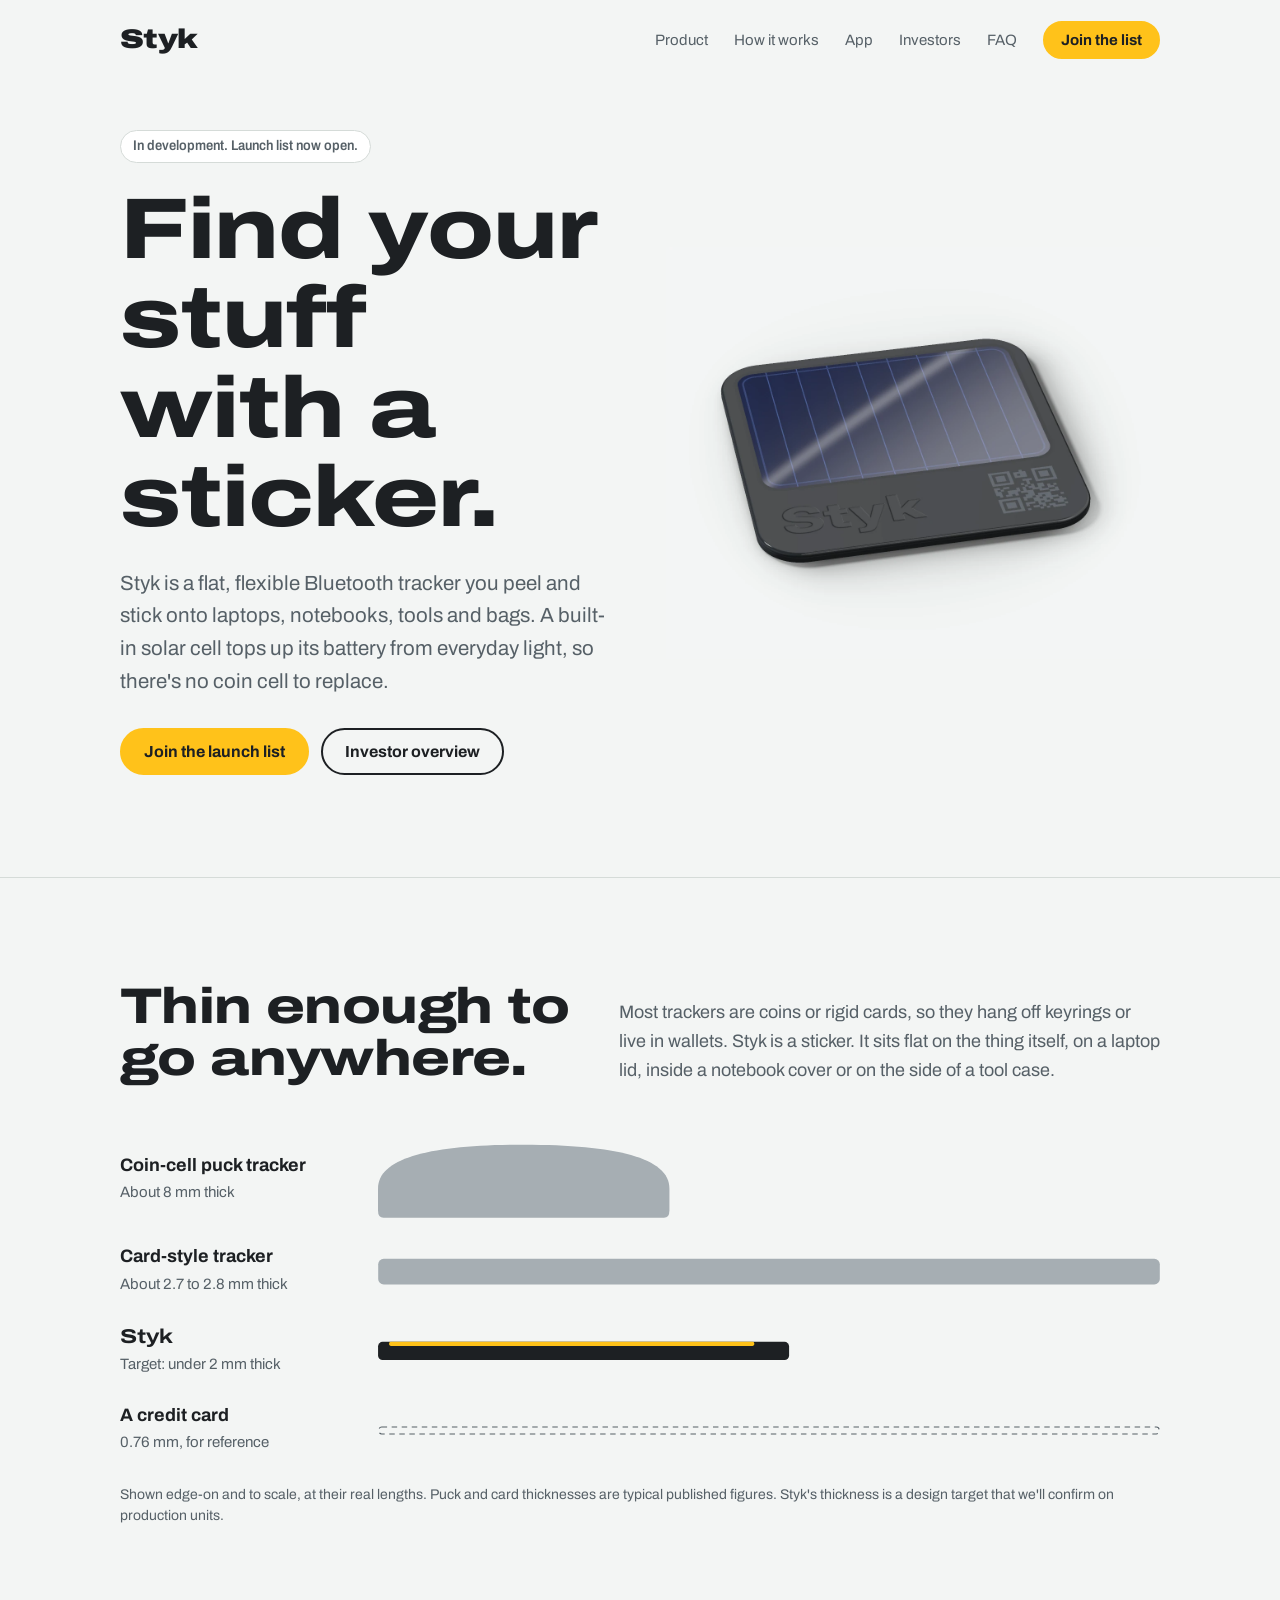
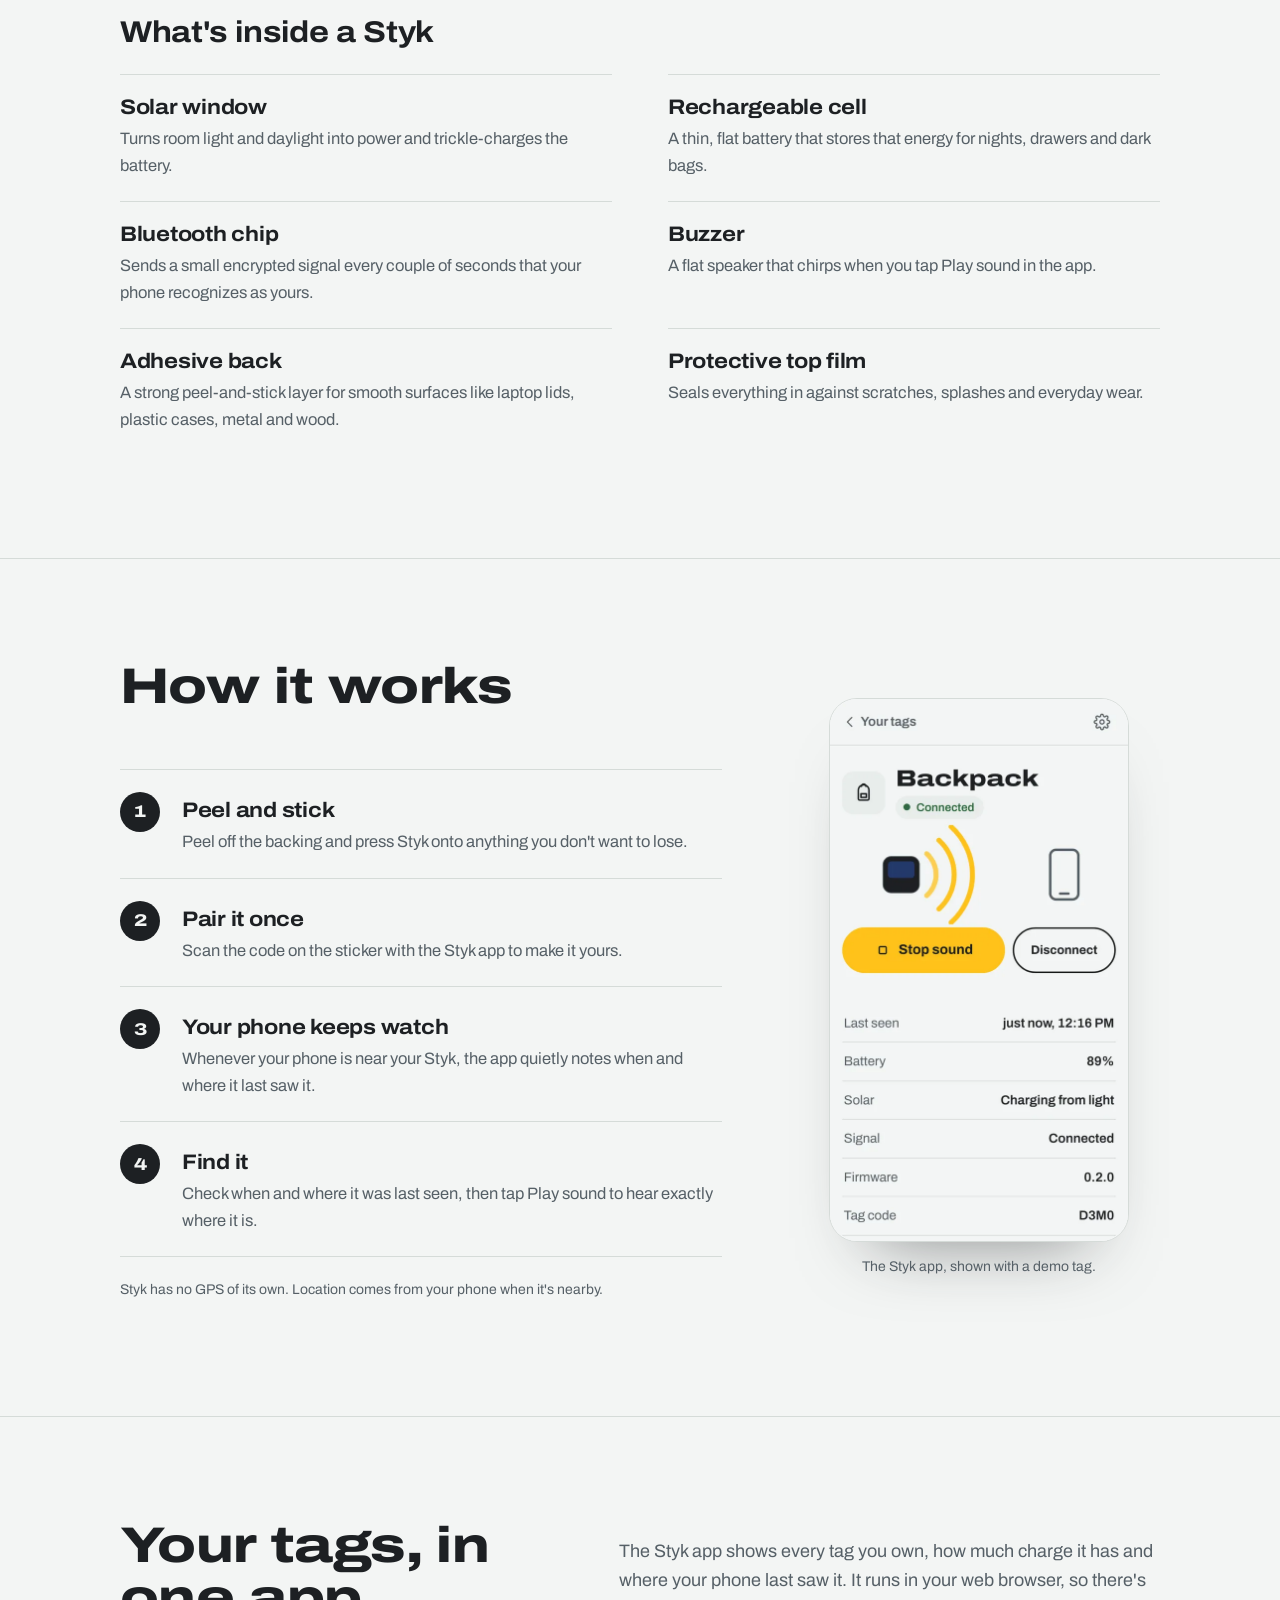
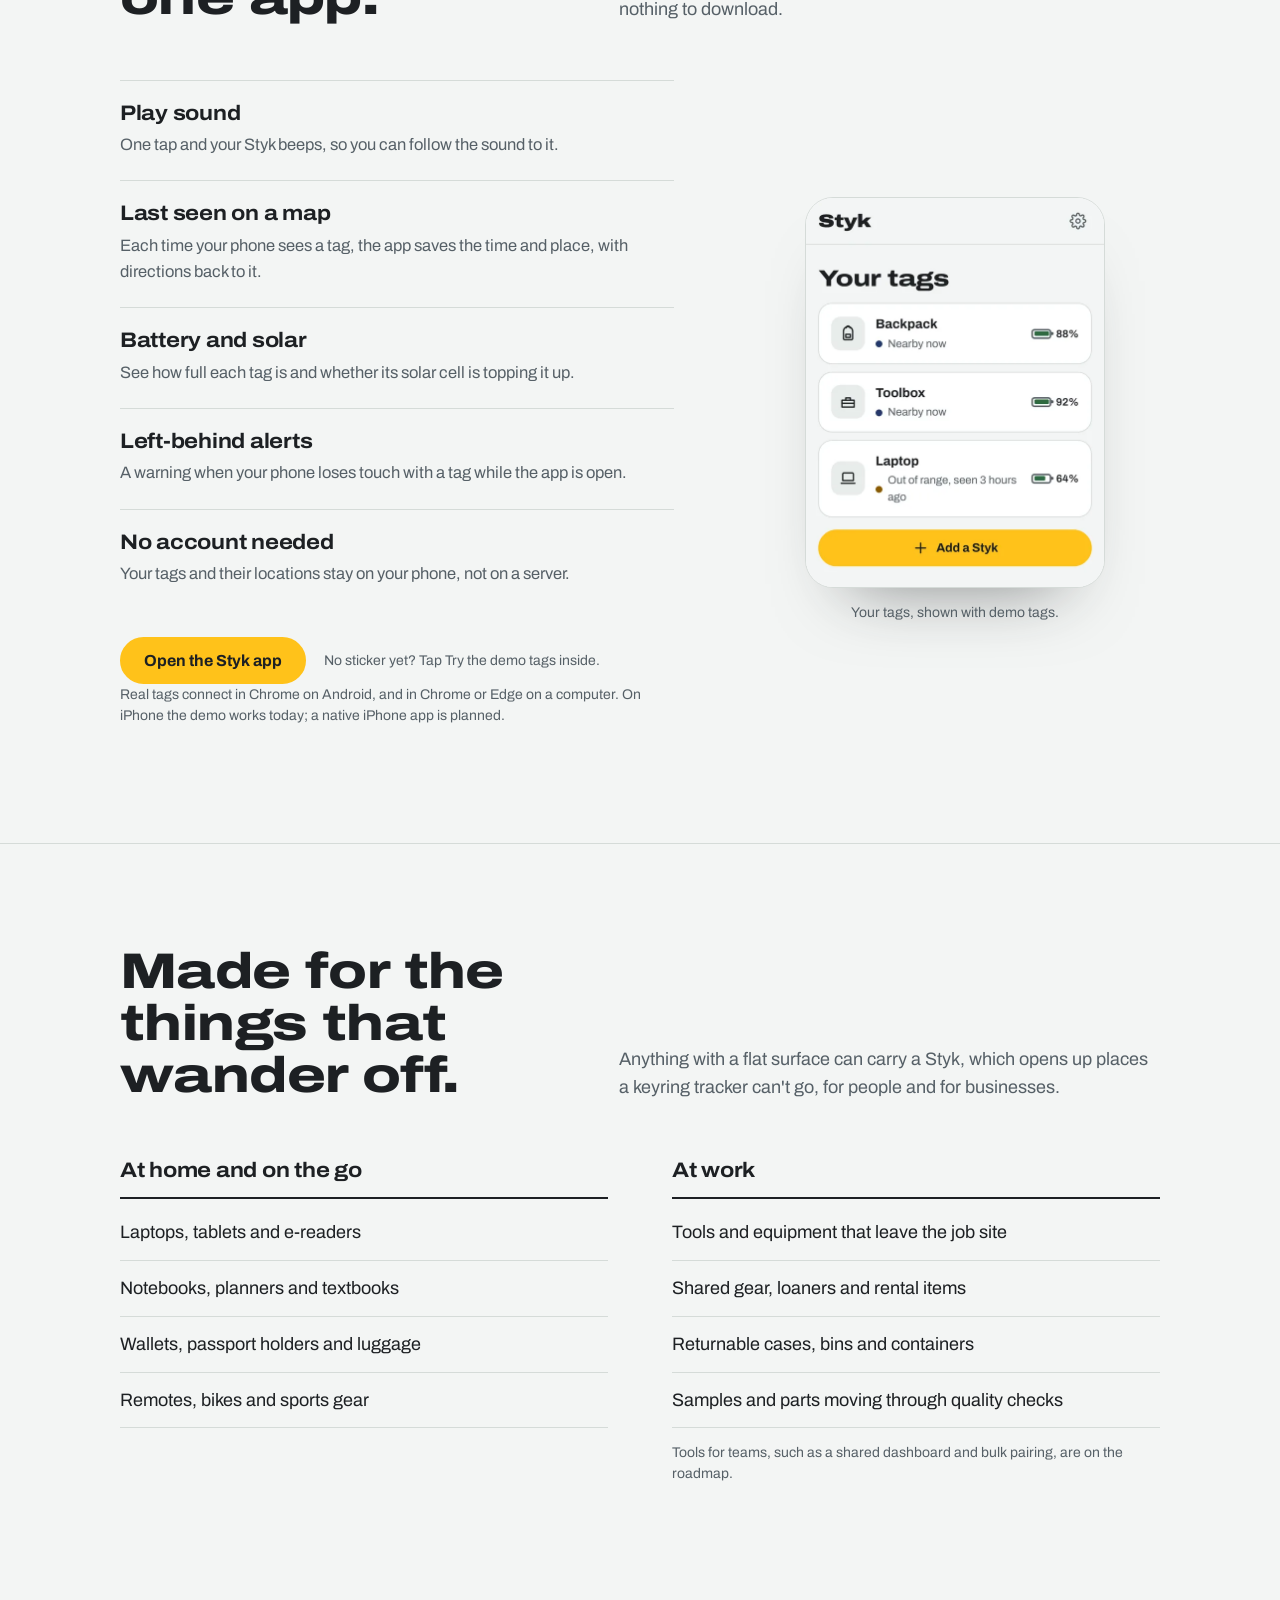
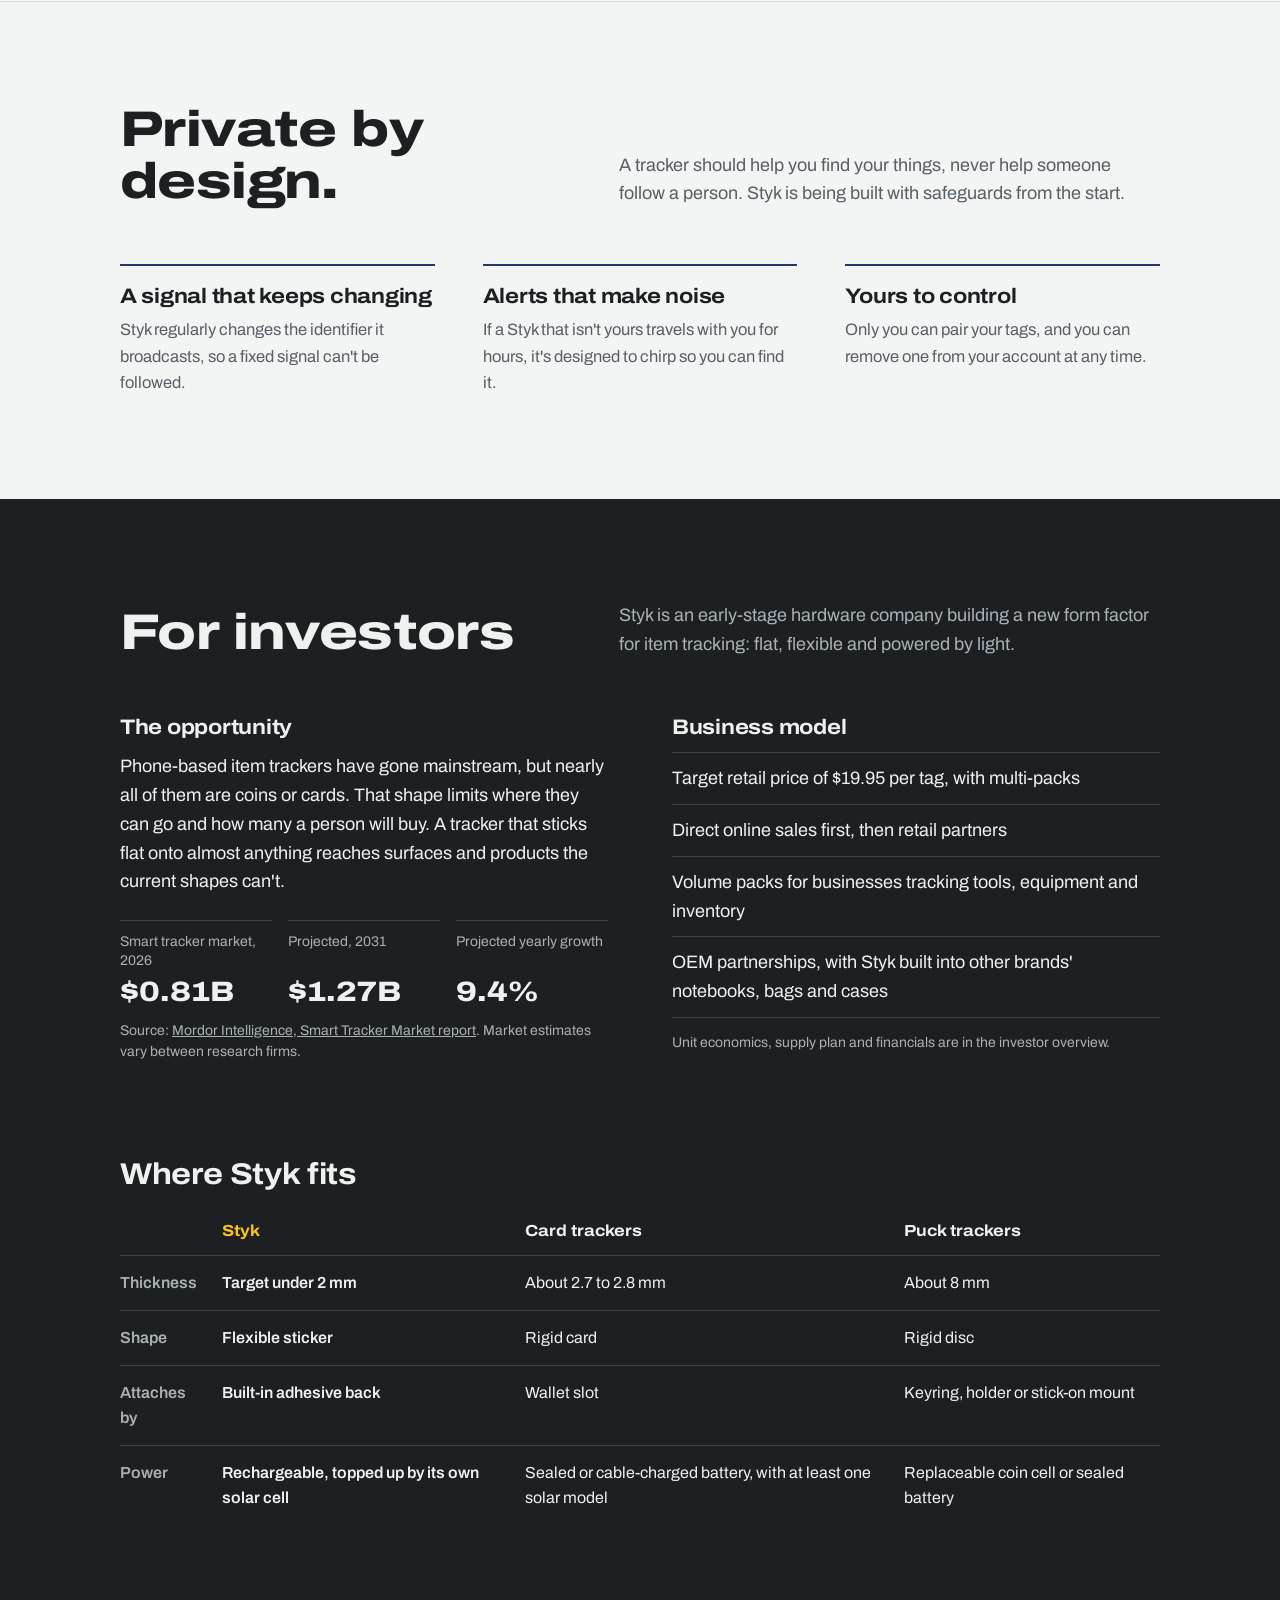
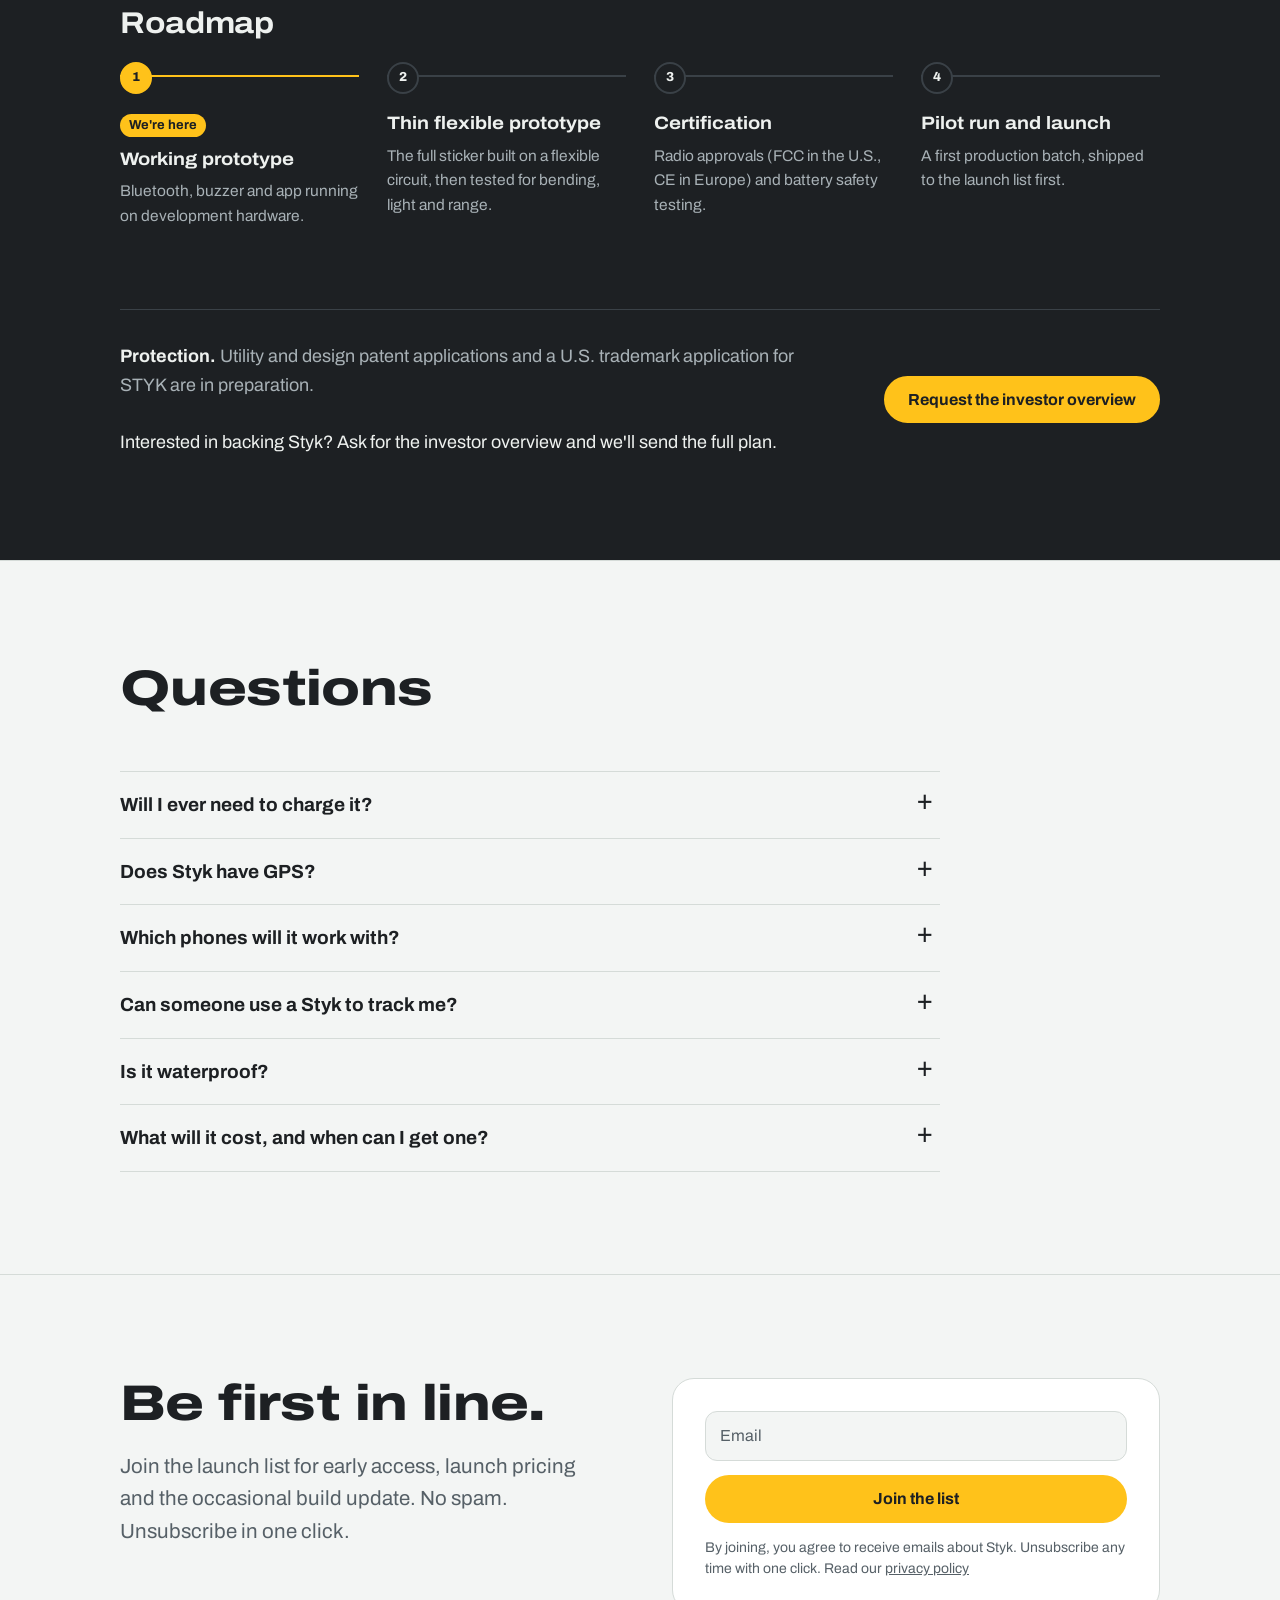
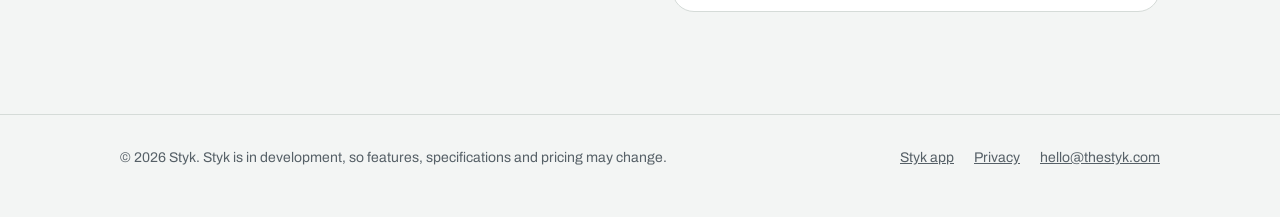
<file: index.html>
<!DOCTYPE html>
<html lang="en">
<head>
<meta charset="utf-8">
<meta name="viewport" content="width=device-width, initial-scale=1">
<title>Styk: the flat, solar-assisted tracker you stick on</title>
<meta name="description" content="Styk is a flat, flexible Bluetooth tracker you peel and stick onto the things you don't want to lose, with a built-in solar cell, a find-it buzzer and privacy by design.">
<meta property="og:title" content="Styk: find your stuff with a sticker">
<meta property="og:description" content="A flat, flexible Bluetooth tracker with a built-in solar cell. In development. Join the launch list.">
<meta property="og:url" content="https://thestyk.com/">
<meta property="og:type" content="website">
<meta name="theme-color" content="#1D2023">
<link rel="icon" href="data:image/svg+xml,%3Csvg xmlns='http://www.w3.org/2000/svg' viewBox='0 0 32 32'%3E%3Crect width='32' height='32' rx='7' fill='%231D2023'/%3E%3Crect x='3.5' y='3.5' width='25' height='17' rx='3' fill='%2324386B'/%3E%3Crect x='6' y='24' width='9' height='3' rx='1' fill='%23FFC21A'/%3E%3C/svg%3E">
<link rel="preconnect" href="https://fonts.googleapis.com">
<link rel="preconnect" href="https://fonts.gstatic.com" crossorigin>
<link href="https://fonts.googleapis.com/css2?family=Archivo:wdth,wght@62..125,100..900&display=swap" rel="stylesheet">
<style>
:root{
  --liner:#F3F5F4;   /* page: the sticker's backing sheet */
  --paper:#FFFFFF;
  --ink:#1D2023;     /* graphite, the product body */
  --slate:#566067;
  --rule:#D5DBD8;
  --solar:#24386B;   /* the solar cell */
  --sun:#FFC21A;     /* light, the thing that powers it */
  --other:#A6AEB3;
  --band:#1D2023; --band-ink:#EEF1EF; --band-mut:#A8B1B6; --band-rule:#3A4147;
  --focus:#24386B;
  color-scheme:light;
}
@media (prefers-color-scheme:dark){
  :root{
    --liner:#16191C; --paper:#1E2226; --ink:#ECEFEE; --slate:#A4ADB3; --rule:#30363B;
    --solar:#9DB2EA; --other:#5C656C;
    --band:#22272C; --band-ink:#EEF1EF; --band-mut:#A8B1B6; --band-rule:#3D454C;
    --focus:#FFC21A;
    color-scheme:dark;
  }
}
*{box-sizing:border-box}
html{scroll-behavior:smooth;-webkit-text-size-adjust:100%}
body{margin:0;background:var(--liner);color:var(--ink);font-family:"Archivo",system-ui,-apple-system,"Segoe UI",sans-serif;font-size:18px;line-height:1.6;font-stretch:100%}
a{color:inherit}
:focus-visible{outline:3px solid var(--focus);outline-offset:3px;border-radius:6px}
img,svg{display:block;max-width:100%}
.wrap{max-width:1120px;margin:0 auto;padding:0 clamp(16px,4vw,40px)}
h1,h2,h3{margin:0;font-weight:800;font-stretch:125%;letter-spacing:-.012em;line-height:1.04}
h1{font-size:clamp(44px,7vw,86px)}
h2{font-size:clamp(30px,4.2vw,50px);max-width:16ch}
h3{font-size:21px;font-stretch:112%;font-weight:700;line-height:1.2}
p{margin:0 0 1em}
.lead{font-size:clamp(18px,1.6vw,21px);color:var(--slate);max-width:33em}
.note{font-size:14px;line-height:1.5;color:var(--slate)}
.btn{display:inline-flex;align-items:center;justify-content:center;background:var(--sun);color:#1D2023;border:2px solid var(--sun);border-radius:999px;padding:12px 22px;font-weight:700;font-size:16px;text-decoration:none;line-height:1.2}
.btn:hover{background:#FFD45A;border-color:#FFD45A}
.btn.line{background:transparent;color:var(--ink);border-color:var(--ink)}
.btn.line:hover{background:var(--ink);color:var(--liner)}

/* top bar */
.top{display:flex;align-items:center;justify-content:space-between;gap:16px;padding:18px 0}
.mark{font-weight:900;font-stretch:125%;font-size:27px;letter-spacing:-.02em;text-decoration:none}
.top nav{display:flex;align-items:center;gap:26px}
.top nav a:not(.btn){text-decoration:none;font-size:15px;color:var(--slate)}
.top nav a:not(.btn):hover{color:var(--ink)}
.top nav .btn{padding:8px 16px;font-size:15px}
@media(max-width:760px){.top nav a:not(.btn):not(.keep){display:none}}

/* hero */
.hero{display:grid;grid-template-columns:minmax(0,1fr) minmax(0,1fr);gap:clamp(24px,4vw,56px);align-items:center;padding:clamp(20px,4vw,56px) 0 clamp(56px,8vw,104px)}
.status{display:inline-block;font-size:14px;font-weight:600;font-stretch:90%;color:var(--slate);background:var(--paper);border:1px solid var(--rule);border-radius:999px;padding:4px 12px;margin-bottom:22px}
.hero h1{margin-bottom:24px}
.actions{display:flex;flex-wrap:wrap;gap:12px;margin-top:30px}
.hero-art img{width:100%;height:auto;display:block}
@media(max-width:860px){.hero{grid-template-columns:1fr}.hero-art{max-width:520px}}

/* sections */
.sec{padding:clamp(60px,8vw,112px) 0;border-top:1px solid var(--rule)}
.sec-head{display:grid;grid-template-columns:minmax(0,5fr) minmax(0,6fr);gap:20px 48px;align-items:end;margin-bottom:clamp(36px,5vw,56px)}
.sec-head p{margin:0;color:var(--slate);max-width:34em}
@media(max-width:860px){.sec-head{grid-template-columns:1fr}}
.sub{margin:clamp(56px,7vw,88px) 0 24px;font-size:clamp(24px,2.6vw,30px)}

/* to-scale edge view */
.edge{display:grid;gap:26px;margin:0;padding:0;list-style:none}
.edge li{display:grid;grid-template-columns:230px minmax(0,1fr);gap:28px;align-items:center}
.edge b{display:block;font-weight:700;line-height:1.3}
.edge span{font-size:15px;color:var(--slate)}
.edge svg{width:100%;height:auto;overflow:visible}
.edge .other{fill:var(--other)}
.edge .ref{fill:none;stroke:var(--slate);stroke-width:.12;stroke-dasharray:.6 .5}
.edge .us-body{fill:var(--ink)}
.edge .us-sun{fill:var(--sun)}
.edge li.us b{font-stretch:125%;font-size:20px}
.edge-note{margin-top:28px}
@media(max-width:720px){.edge li{grid-template-columns:1fr;gap:8px}}

/* parts */
.parts{list-style:none;margin:0;padding:0;display:grid;grid-template-columns:repeat(2,minmax(0,1fr));column-gap:56px}
.parts li{padding:20px 0 22px;border-top:1px solid var(--rule)}
.parts h3{margin-bottom:6px}
.parts p{margin:0;color:var(--slate);font-size:16.5px;max-width:34em}
@media(max-width:720px){.parts{grid-template-columns:1fr}}

/* how it works */
.how{display:grid;grid-template-columns:minmax(0,1.25fr) minmax(0,.75fr);gap:clamp(40px,6vw,80px);align-items:center}
.steps{list-style:none;margin:0;padding:0;counter-reset:step}
.steps li{display:grid;grid-template-columns:44px minmax(0,1fr);gap:18px;padding:22px 0;border-top:1px solid var(--rule)}
.steps li:last-child{border-bottom:1px solid var(--rule)}
.steps li::before{counter-increment:step;content:counter(step);width:40px;height:40px;border-radius:50%;background:var(--ink);color:var(--liner);display:grid;place-items:center;font-weight:800;font-stretch:125%;font-size:17px}
.steps h3{margin:6px 0 6px}
.steps p{margin:0;color:var(--slate);font-size:16.5px}
.no-gps{margin-top:22px}
@media(max-width:860px){.how{grid-template-columns:1fr}}

/* app screenshots */
.shot{margin:0;justify-self:center;width:min(300px,100%)}
.screenframe{display:block;border-radius:28px;overflow:hidden;border:1px solid var(--rule);background:var(--paper);box-shadow:0 40px 70px -44px rgba(29,32,35,.55)}
.screenframe img{display:block;width:100%;height:auto}
.shot figcaption{text-align:center;margin-top:14px}

/* app section */
.app-grid{display:grid;grid-template-columns:minmax(0,1.15fr) minmax(0,.85fr);gap:clamp(40px,6vw,80px);align-items:center}
.parts.one{grid-template-columns:1fr}
.app-cta{display:flex;flex-wrap:wrap;gap:12px 18px;align-items:center;margin-top:28px}
.app-cta .note{margin:0}
@media(max-width:860px){.app-grid{grid-template-columns:1fr}}

/* audiences */
.two{display:grid;grid-template-columns:repeat(2,minmax(0,1fr));gap:clamp(32px,5vw,72px)}
.two h3{padding-bottom:14px;border-bottom:2px solid var(--ink);margin-bottom:6px}
.plain{list-style:none;margin:0;padding:0}
.plain li{padding:13px 0;border-bottom:1px solid var(--rule)}
@media(max-width:720px){.two{grid-template-columns:1fr}}

/* privacy */
.trio{display:grid;grid-template-columns:repeat(3,minmax(0,1fr));gap:clamp(24px,4vw,48px)}
.trio div{border-top:2px solid var(--solar);padding-top:18px}
.trio h3{margin-bottom:8px}
.trio p{margin:0;color:var(--slate);font-size:16.5px}
@media(max-width:860px){.trio{grid-template-columns:1fr}}

/* investors band */
.band{background:var(--band);color:var(--band-ink)}
.band .sec{border-top:0}
.band .sec-head p,.band .note,.band .mut{color:var(--band-mut)}
.band h3{margin-bottom:12px}
.inv-grid{display:grid;grid-template-columns:repeat(2,minmax(0,1fr));gap:clamp(36px,5vw,72px)}
.inv-grid ul{margin:0;padding:0;list-style:none}
.inv-grid li{padding:11px 0;border-top:1px solid var(--band-rule)}
.inv-grid li:last-child{border-bottom:1px solid var(--band-rule)}
.facts{display:grid;grid-template-columns:repeat(3,minmax(0,1fr));gap:16px;margin:24px 0 12px}
.facts div{border-top:1px solid var(--band-rule);padding-top:12px;display:flex;flex-direction:column;justify-content:space-between}
.facts dt{font-size:14px;line-height:1.35;color:var(--band-mut)}
.facts dd{margin:6px 0 0;font-size:clamp(22px,2.4vw,28px);font-weight:800;font-stretch:118%;line-height:1.1}
.band .sub{margin-top:clamp(56px,7vw,80px)}
.scroll{overflow-x:auto;-webkit-overflow-scrolling:touch}
table{width:100%;min-width:640px;border-collapse:collapse;font-size:16px}
th,td{text-align:left;vertical-align:top;padding:14px 18px 14px 0;border-top:1px solid var(--band-rule)}
thead th{border-top:0;font-weight:700;font-stretch:112%;padding-bottom:12px}
tbody th{font-weight:600;color:var(--band-mut)}
.us-col{color:var(--sun)}
tbody td.us-col{color:var(--band-ink);font-weight:600}
.road{list-style:none;margin:34px 0 0;padding:0;display:grid;grid-template-columns:repeat(4,minmax(0,1fr));gap:28px;counter-reset:road}
.road li{position:relative;padding-top:32px;border-top:2px solid var(--band-rule)}
.road li::before{counter-increment:road;content:counter(road);position:absolute;top:-15px;left:0;width:28px;height:28px;border-radius:50%;background:var(--band);border:2px solid var(--band-rule);display:grid;place-items:center;font-size:13px;font-weight:800}
.road li.now{border-top-color:var(--sun)}
.road li.now::before{background:var(--sun);border-color:var(--sun);color:#1D2023}
.road h4{margin:0 0 6px;font-size:18px;font-weight:700;font-stretch:112%}
.road p{margin:0;font-size:15.5px;color:var(--band-mut)}
.road .here{display:inline-block;margin-bottom:8px;font-size:13px;font-weight:700;color:#1D2023;background:var(--sun);border-radius:999px;padding:1px 9px}
@media(max-width:900px){.road{grid-template-columns:repeat(2,minmax(0,1fr));row-gap:40px}}
@media(max-width:520px){.road{grid-template-columns:1fr}}
.ask{display:grid;grid-template-columns:minmax(0,1fr) auto;gap:24px;align-items:center;margin-top:clamp(56px,7vw,80px);padding-top:32px;border-top:1px solid var(--band-rule)}
.ask p{margin:0;max-width:40em}
@media(max-width:720px){.inv-grid,.ask{grid-template-columns:1fr}.facts{grid-template-columns:1fr 1fr 1fr}}
@media(max-width:440px){.facts{grid-template-columns:1fr}}

/* faq */
.faq{max-width:820px}
.faq details{border-top:1px solid var(--rule)}
.faq details:last-child{border-bottom:1px solid var(--rule)}
.faq summary{cursor:pointer;list-style:none;position:relative;padding:20px 44px 20px 0;font-weight:700;font-size:19px;line-height:1.35}
.faq summary::-webkit-details-marker{display:none}
.faq summary::after{content:"+";position:absolute;right:6px;top:14px;font-size:28px;font-weight:400;line-height:1;transition:transform .2s ease}
.faq details[open] summary::after{transform:rotate(45deg)}
.faq details p{margin:-4px 0 22px;color:var(--slate);max-width:62ch}

/* join */
.join{display:grid;grid-template-columns:minmax(0,1fr) minmax(0,1fr);gap:clamp(32px,5vw,72px);align-items:start}
.join .panel{background:var(--paper);border:1px solid var(--rule);border-radius:22px;padding:clamp(20px,3vw,32px)}
@media(max-width:860px){.join{grid-template-columns:1fr}}
/* MailerLite signup form, restyled to match the site. The selectors don't name the form id, so a re-pasted embed keeps this look. */
#join [id^="mlb2-"].ml-form-embedContainer .ml-form-align-center{text-align:left}
#join [id^="mlb2-"].ml-form-embedContainer .ml-form-embedWrapper{background:transparent!important;border-radius:0}
#join [id^="mlb2-"].ml-form-embedContainer .ml-form-embedWrapper.embedForm{max-width:none;width:100%}
#join [id^="mlb2-"].ml-form-embedContainer .ml-form-embedWrapper .ml-form-embedBody,#join [id^="mlb2-"].ml-form-embedContainer .ml-form-embedWrapper .ml-form-successBody{padding:0;display:flex;flex-direction:column}
#join [id^="mlb2-"].ml-form-embedContainer .ml-form-embedWrapper .ml-form-embedBody .ml-form-embedContent{order:2;margin:0}
#join [id^="mlb2-"].ml-form-embedContainer .ml-form-embedWrapper .ml-form-embedBody .ml-form-embedContent h4:empty,#join [id^="mlb2-"].ml-form-embedContainer .ml-form-embedWrapper .ml-form-successBody .ml-form-successContent h4:empty{display:none}
#join [id^="mlb2-"].ml-form-embedContainer .ml-form-embedWrapper .ml-form-embedBody .ml-form-embedContent p{color:var(--slate);font-family:inherit;font-size:14px;line-height:1.5;margin:0}
#join [id^="mlb2-"].ml-form-embedContainer .ml-form-embedWrapper .ml-form-embedBody .ml-form-embedContent p a{color:inherit}
#join [id^="mlb2-"].ml-form-embedContainer .ml-form-embedWrapper .ml-form-successBody .ml-form-successContent{margin:0}
#join [id^="mlb2-"].ml-form-embedContainer .ml-form-embedWrapper .ml-form-successBody .ml-form-successContent p{color:var(--ink);font-family:inherit;font-size:18px;line-height:1.5;font-weight:600;margin:0}
#join [id^="mlb2-"].ml-form-embedContainer .ml-form-embedWrapper .ml-form-embedBody .ml-form-formContent{margin:0 0 14px}
#join [id^="mlb2-"].ml-form-embedContainer .ml-form-embedWrapper .ml-form-embedBody .ml-form-embedPermissions{display:none}
#join [id^="mlb2-"].ml-form-embedContainer .ml-form-embedWrapper .ml-form-embedBody .ml-form-fieldRow input{background-color:var(--liner)!important;color:var(--ink)!important;border-color:var(--rule);border-radius:12px!important;font-family:inherit;font-size:16px!important;line-height:24px!important;padding:12px 14px!important}
#join [id^="mlb2-"].ml-form-embedContainer .ml-form-embedWrapper .ml-form-embedBody .ml-form-fieldRow input::placeholder{color:var(--slate);opacity:1}
#join [id^="mlb2-"].ml-form-embedContainer .ml-form-embedWrapper .ml-form-embedBody .ml-form-fieldRow input:focus{border-color:var(--focus)}
#join [id^="mlb2-"].ml-form-embedContainer .ml-form-embedWrapper .ml-form-embedBody .ml-form-fieldRow .ml-error input{border-color:#D93025!important}
#join [id^="mlb2-"].ml-form-embedContainer .ml-form-embedWrapper .ml-form-embedBody .ml-form-recaptcha{margin-bottom:14px}
#join [id^="mlb2-"].ml-form-embedContainer .ml-form-embedWrapper .ml-form-embedBody .ml-form-embedSubmit{margin:0 0 14px}
#join [id^="mlb2-"].ml-form-embedContainer .ml-form-embedWrapper .ml-form-embedBody .ml-form-embedSubmit button{background-color:var(--sun)!important;color:#1D2023!important;border-radius:999px!important;font-family:inherit!important;font-size:16px!important;font-weight:700!important;line-height:24px!important;padding:12px 22px!important}
#join [id^="mlb2-"].ml-form-embedContainer .ml-form-embedWrapper .ml-form-embedBody .ml-form-embedSubmit button:hover{background-color:#FFD45A!important}
#join [id^="mlb2-"].ml-form-embedContainer .ml-form-embedWrapper .ml-form-embedBody .ml-form-embedSubmitLoad:after{border-color:#1D2023 #1D2023 #1D2023 transparent}

.sr{position:absolute;width:1px;height:1px;overflow:hidden;clip:rect(0 0 0 0);white-space:nowrap}
footer{padding:32px 0 48px;border-top:1px solid var(--rule);font-size:14px;color:var(--slate)}
footer .wrap{display:flex;flex-wrap:wrap;justify-content:space-between;gap:12px}
.foot-links{display:flex;flex-wrap:wrap;gap:8px 20px}
</style>
</head>
<body>

<div class="wrap">
  <header class="top">
    <a class="mark" href="#">Styk</a>
    <nav aria-label="Main">
      <a href="#product">Product</a>
      <a href="#how">How it works</a>
      <a class="keep" href="#app">App</a>
      <a href="#investors">Investors</a>
      <a href="#faq">FAQ</a>
      <a class="btn" href="#join">Join the list</a>
    </nav>
  </header>

  <section class="hero">
    <div>
      <span class="status">In development. Launch list now open.</span>
      <h1>Find your stuff with a sticker.</h1>
      <p class="lead">Styk is a flat, flexible Bluetooth tracker you peel and stick onto laptops, notebooks, tools and bags. A built-in solar cell tops up its battery from everyday light, so there's no coin cell to replace.</p>
      <div class="actions">
        <a class="btn" href="#join">Join the launch list</a>
        <a class="btn line" href="#investors">Investor overview</a>
      </div>
    </div>
    <div class="hero-art">
      <picture>
        <source media="(prefers-color-scheme: dark)" srcset="[data-uri]">
        <img src="[data-uri]" width="1200" height="1000" alt="The Styk tracker: a thin, square graphite sticker with a dark blue solar window, a debossed Styk logo and a small scan code" fetchpriority="high">
      </picture>
    </div>
  </section>
</div>

<main>
  <section class="sec" id="product">
    <div class="wrap">
      <div class="sec-head">
        <h2>Thin enough to go anywhere.</h2>
        <p>Most trackers are coins or rigid cards, so they hang off keyrings or live in wallets. Styk is a sticker. It sits flat on the thing itself, on a laptop lid, inside a notebook cover or on the side of a tool case.</p>
      </div>

      <ul class="edge" aria-label="Edge-on thickness comparison, drawn to scale">
        <li>
          <div><b>Coin-cell puck tracker</b><span>About 8 mm thick</span></div>
          <svg viewBox="0 0 85.6 8.6" aria-hidden="true"><path class="other" d="M0.6 8.4H31.3Q31.9 8.4 31.9 7.6V5.2C31.9 1.8 26 0.4 15.95 0.4C5.9 0.4 0 1.8 0 5.2V7.6Q0 8.4 0.6 8.4Z"/></svg>
        </li>
        <li>
          <div><b>Card-style tracker</b><span>About 2.7 to 2.8 mm thick</span></div>
          <svg viewBox="0 0 85.6 3.2" aria-hidden="true"><rect class="other" x="0" y="0.2" width="85.6" height="2.8" rx="0.6"/></svg>
        </li>
        <li class="us">
          <div><b>Styk</b><span>Target: under 2 mm thick</span></div>
          <svg viewBox="0 0 85.6 2.4" aria-hidden="true"><rect class="us-body" x="0" y="0.2" width="45" height="2" rx="0.5"/><rect class="us-sun" x="1.2" y="0.2" width="40" height="0.45" rx="0.2"/></svg>
        </li>
        <li>
          <div><b>A credit card</b><span>0.76 mm, for reference</span></div>
          <svg viewBox="0 0 85.6 1.2" aria-hidden="true"><rect class="ref" x="0.06" y="0.22" width="85.48" height="0.76" rx="0.3"/></svg>
        </li>
      </ul>
      <p class="note edge-note">Shown edge-on and to scale, at their real lengths. Puck and card thicknesses are typical published figures. Styk's thickness is a design target that we'll confirm on production units.</p>

      <h3 class="sub">What's inside a Styk</h3>
      <ul class="parts">
        <li><h3>Solar window</h3><p>Turns room light and daylight into power and trickle-charges the battery.</p></li>
        <li><h3>Rechargeable cell</h3><p>A thin, flat battery that stores that energy for nights, drawers and dark bags.</p></li>
        <li><h3>Bluetooth chip</h3><p>Sends a small encrypted signal every couple of seconds that your phone recognizes as yours.</p></li>
        <li><h3>Buzzer</h3><p>A flat speaker that chirps when you tap Play sound in the app.</p></li>
        <li><h3>Adhesive back</h3><p>A strong peel-and-stick layer for smooth surfaces like laptop lids, plastic cases, metal and wood.</p></li>
        <li><h3>Protective top film</h3><p>Seals everything in against scratches, splashes and everyday wear.</p></li>
      </ul>
    </div>
  </section>

  <section class="sec" id="how">
    <div class="wrap how">
      <div>
        <div class="sec-head" style="grid-template-columns:1fr">
          <h2>How it works</h2>
        </div>
        <ol class="steps">
          <li><div><h3>Peel and stick</h3><p>Peel off the backing and press Styk onto anything you don't want to lose.</p></div></li>
          <li><div><h3>Pair it once</h3><p>Scan the code on the sticker with the Styk app to make it yours.</p></div></li>
          <li><div><h3>Your phone keeps watch</h3><p>Whenever your phone is near your Styk, the app quietly notes when and where it last saw it.</p></div></li>
          <li><div><h3>Find it</h3><p>Check when and where it was last seen, then tap Play sound to hear exactly where it is.</p></div></li>
        </ol>
        <p class="note no-gps">Styk has no GPS of its own. Location comes from your phone when it's nearby.</p>
      </div>
      <figure class="shot">
        <a class="screenframe" href="app/" aria-label="Open the Styk app">
          <picture>
            <source media="(prefers-color-scheme: dark)" srcset="[data-uri]">
            <img src="[data-uri]" width="600" height="1092" loading="lazy" alt="The Styk app playing a sound on a tag named Backpack. It shows Connected, battery 89 percent and charging from light.">
          </picture>
        </a>
        <figcaption class="note">The Styk app, shown with a demo tag.</figcaption>
      </figure>
    </div>
  </section>

  <section class="sec" id="app">
    <div class="wrap">
      <div class="sec-head">
        <h2>Your tags, in one app.</h2>
        <p>The Styk app shows every tag you own, how much charge it has and where your phone last saw it. It runs in your web browser, so there's nothing to download.</p>
      </div>
      <div class="app-grid">
        <div>
          <ul class="parts one">
            <li><h3>Play sound</h3><p>One tap and your Styk beeps, so you can follow the sound to it.</p></li>
            <li><h3>Last seen on a map</h3><p>Each time your phone sees a tag, the app saves the time and place, with directions back to it.</p></li>
            <li><h3>Battery and solar</h3><p>See how full each tag is and whether its solar cell is topping it up.</p></li>
            <li><h3>Left-behind alerts</h3><p>A warning when your phone loses touch with a tag while the app is open.</p></li>
            <li><h3>No account needed</h3><p>Your tags and their locations stay on your phone, not on a server.</p></li>
          </ul>
          <div class="app-cta">
            <a class="btn" href="app/">Open the Styk app</a>
            <span class="note">No sticker yet? Tap Try the demo tags inside.</span>
          </div>
          <p class="note">Real tags connect in Chrome on Android, and in Chrome or Edge on a computer. On iPhone the demo works today; a native iPhone app is planned.</p>
        </div>
        <figure class="shot">
          <a class="screenframe" href="app/" aria-label="Open the Styk app">
            <picture>
              <source media="(prefers-color-scheme: dark)" srcset="[data-uri]">
              <img src="[data-uri]" width="600" height="782" loading="lazy" alt="The Styk app's list of tags: Backpack and Toolbox nearby, Laptop out of range and last seen 3 hours ago, each with its battery level.">
            </picture>
          </a>
          <figcaption class="note">Your tags, shown with demo tags.</figcaption>
        </figure>
      </div>
    </div>
  </section>

  <section class="sec" id="uses">
    <div class="wrap">
      <div class="sec-head">
        <h2>Made for the things that wander off.</h2>
        <p>Anything with a flat surface can carry a Styk, which opens up places a keyring tracker can't go, for people and for businesses.</p>
      </div>
      <div class="two">
        <div>
          <h3>At home and on the go</h3>
          <ul class="plain">
            <li>Laptops, tablets and e-readers</li>
            <li>Notebooks, planners and textbooks</li>
            <li>Wallets, passport holders and luggage</li>
            <li>Remotes, bikes and sports gear</li>
          </ul>
        </div>
        <div>
          <h3>At work</h3>
          <ul class="plain">
            <li>Tools and equipment that leave the job site</li>
            <li>Shared gear, loaners and rental items</li>
            <li>Returnable cases, bins and containers</li>
            <li>Samples and parts moving through quality checks</li>
          </ul>
          <p class="note" style="margin-top:14px">Tools for teams, such as a shared dashboard and bulk pairing, are on the roadmap.</p>
        </div>
      </div>
    </div>
  </section>

  <section class="sec" id="privacy">
    <div class="wrap">
      <div class="sec-head">
        <h2>Private by design.</h2>
        <p>A tracker should help you find your things, never help someone follow a person. Styk is being built with safeguards from the start.</p>
      </div>
      <div class="trio">
        <div><h3>A signal that keeps changing</h3><p>Styk regularly changes the identifier it broadcasts, so a fixed signal can't be followed.</p></div>
        <div><h3>Alerts that make noise</h3><p>If a Styk that isn't yours travels with you for hours, it's designed to chirp so you can find it.</p></div>
        <div><h3>Yours to control</h3><p>Only you can pair your tags, and you can remove one from your account at any time.</p></div>
      </div>
    </div>
  </section>

  <div class="band" id="investors">
    <section class="sec">
      <div class="wrap">
        <div class="sec-head">
          <h2>For investors</h2>
          <p>Styk is an early-stage hardware company building a new form factor for item tracking: flat, flexible and powered by light.</p>
        </div>

        <div class="inv-grid">
          <div>
            <h3>The opportunity</h3>
            <p>Phone-based item trackers have gone mainstream, but nearly all of them are coins or cards. That shape limits where they can go and how many a person will buy. A tracker that sticks flat onto almost anything reaches surfaces and products the current shapes can't.</p>
            <dl class="facts">
              <div><dt>Smart tracker market, 2026</dt><dd>$0.81B</dd></div>
              <div><dt>Projected, 2031</dt><dd>$1.27B</dd></div>
              <div><dt>Projected yearly growth</dt><dd>9.4%</dd></div>
            </dl>
            <p class="note">Source: <a href="https://www.mordorintelligence.com/industry-reports/smart-tracker-market">Mordor Intelligence, Smart Tracker Market report</a>. Market estimates vary between research firms.</p>
          </div>
          <div>
            <h3>Business model</h3>
            <ul>
              <li>Target retail price of $19.95 per tag, with multi-packs</li>
              <li>Direct online sales first, then retail partners</li>
              <li>Volume packs for businesses tracking tools, equipment and inventory</li>
              <li>OEM partnerships, with Styk built into other brands' notebooks, bags and cases</li>
            </ul>
            <p class="note" style="margin-top:14px">Unit economics, supply plan and financials are in the investor overview.</p>
          </div>
        </div>

        <h3 class="sub">Where Styk fits</h3>
        <div class="scroll" tabindex="0" role="region" aria-label="Comparison table, scrolls sideways on small screens">
          <table>
            <thead>
              <tr><th scope="col"><span class="sr">Compared on</span></th><th scope="col" class="us-col">Styk</th><th scope="col">Card trackers</th><th scope="col">Puck trackers</th></tr>
            </thead>
            <tbody>
              <tr><th scope="row">Thickness</th><td class="us-col">Target under 2 mm</td><td>About 2.7 to 2.8 mm</td><td>About 8 mm</td></tr>
              <tr><th scope="row">Shape</th><td class="us-col">Flexible sticker</td><td>Rigid card</td><td>Rigid disc</td></tr>
              <tr><th scope="row">Attaches by</th><td class="us-col">Built-in adhesive back</td><td>Wallet slot</td><td>Keyring, holder or stick-on mount</td></tr>
              <tr><th scope="row">Power</th><td class="us-col">Rechargeable, topped up by its own solar cell</td><td>Sealed or cable-charged battery, with at least one solar model</td><td>Replaceable coin cell or sealed battery</td></tr>
            </tbody>
          </table>
        </div>

        <h3 class="sub">Roadmap</h3>
        <ol class="road">
          <li class="now"><span class="here">We're here</span><h4>Working prototype</h4><p>Bluetooth, buzzer and app running on development hardware.</p></li>
          <li><h4>Thin flexible prototype</h4><p>The full sticker built on a flexible circuit, then tested for bending, light and range.</p></li>
          <li><h4>Certification</h4><p>Radio approvals (FCC in the U.S., CE in Europe) and battery safety testing.</p></li>
          <li><h4>Pilot run and launch</h4><p>A first production batch, shipped to the launch list first.</p></li>
        </ol>

        <div class="ask">
          <p><b>Protection.</b> <span class="mut">Utility and design patent applications and a U.S. trademark application for STYK are in preparation.</span><br><br>Interested in backing Styk? Ask for the investor overview and we'll send the full plan.</p>
          <a class="btn" href="mailto:hello@thestyk.com?subject=Styk%20investor%20overview">Request the investor overview</a>
        </div>
      </div>
    </section>
  </div>

  <section class="sec" id="faq">
    <div class="wrap">
      <div class="sec-head"><h2>Questions</h2></div>
      <div class="faq">
        <details><summary>Will I ever need to charge it?</summary><p>Styk is designed to top itself up from normal indoor light and daylight. If it spends long stretches in the dark, like the bottom of a drawer, the battery slowly runs down. Bring it back into the light and it recharges.</p></details>
        <details><summary>Does Styk have GPS?</summary><p>No. Styk sends a small Bluetooth signal. Your phone notices it when it's nearby and records when and where that happened, which is what you see as "last seen" in the app.</p></details>
        <details><summary>Which phones will it work with?</summary><p>The Styk app runs in your web browser at <a href="app/">thestyk.com/app</a>, with nothing to download. Real tags connect in Chrome on Android, and in Chrome or Edge on a computer. iPhone browsers don't allow Bluetooth yet, so on iPhone you can try the demo now while a native iPhone app is planned. We're also exploring the phone makers' own finding networks, which would let other people's phones help locate a lost Styk; that depends on each company's certification program.</p></details>
        <details><summary>Can someone use a Styk to track me?</summary><p>Styk is being designed to prevent that. Its broadcast identifier changes regularly, and a Styk that travels with someone other than its owner for hours is designed to chirp so it can be found. We plan to follow the industry's standards for detecting unwanted trackers.</p></details>
        <details><summary>Is it waterproof?</summary><p>It's being designed to handle splashes and rain. The final water-resistance rating will be confirmed in testing.</p></details>
        <details><summary>What will it cost, and when can I get one?</summary><p>The target retail price is $19.95. Styk is in development, so final pricing and dates will come closer to launch. People on the launch list hear first.</p></details>
      </div>
    </div>
  </section>

  <section class="sec" id="join">
    <div class="wrap join">
      <div>
        <h2>Be first in line.</h2>
        <p class="lead" style="margin-top:20px">Join the launch list for early access, launch pricing and the occasional build update. No spam. Unsubscribe in one click.</p>
      </div>
      <div class="panel">
<!-- ===== PASTE YOUR MAILERLITE EMBED CODE BELOW THIS LINE ===== -->
<!-- MailerLite form "Website launch list", added Oct 14, 2026. To change the form, replace everything between these two marker lines with new embed code (Forms > Embedded forms > your form > Overview > HTML). The Styk look comes from the "MailerLite signup form" styles in the <head>, so a new embed keeps it. -->
<style type="text/css">@import url("https://assets.mlcdn.com/fonts.css?version=1791805");</style>
    <style type="text/css">
    /* LOADER */
    .ml-form-embedSubmitLoad {
      display: inline-block;
      width: 20px;
      height: 20px;
    }
    .g-recaptcha {
    transform: scale(1);
    -webkit-transform: scale(1);
    transform-origin: 0 0;
    -webkit-transform-origin: 0 0;
    height: ;
    }
    .sr-only {
      position: absolute;
      width: 1px;
      height: 1px;
      padding: 0;
      margin: -1px;
      overflow: hidden;
      clip: rect(0,0,0,0);
      border: 0;
    }
    .ml-form-embedSubmitLoad:after {
      content: " ";
      display: block;
      width: 11px;
      height: 11px;
      margin: 1px;
      border-radius: 50%;
      border: 4px solid #fff;
    border-color: #ffffff #ffffff #ffffff transparent;
    animation: ml-form-embedSubmitLoad 1.2s linear infinite;
    }
    @keyframes ml-form-embedSubmitLoad {
      0% {
      transform: rotate(0deg);
      }
      100% {
      transform: rotate(360deg);
      }
    }
      #mlb2-47141067.ml-form-embedContainer {
        box-sizing: border-box;
        display: table;
        margin: 0 auto;
        position: static;
        width: 100% !important;
      }
      #mlb2-47141067.ml-form-embedContainer h4,
      #mlb2-47141067.ml-form-embedContainer p,
      #mlb2-47141067.ml-form-embedContainer span,
      #mlb2-47141067.ml-form-embedContainer button {
        text-transform: none !important;
        letter-spacing: normal !important;
      }
      #mlb2-47141067.ml-form-embedContainer .ml-form-embedWrapper {
        background-color: #f6f6f6;
        border-width: 0px;
        border-color: transparent;
        border-radius: 4px;
        border-style: solid;
        box-sizing: border-box;
        display: inline-block !important;
        margin: 0;
        padding: 0;
        position: relative;
              }
      #mlb2-47141067.ml-form-embedContainer .ml-form-embedWrapper.embedPopup,
      #mlb2-47141067.ml-form-embedContainer .ml-form-embedWrapper.embedDefault { width: 400px; }
      #mlb2-47141067.ml-form-embedContainer .ml-form-embedWrapper.embedForm { max-width: 400px; width: 100%; }
      #mlb2-47141067.ml-form-embedContainer .ml-form-align-left { text-align: left; }
      #mlb2-47141067.ml-form-embedContainer .ml-form-align-center { text-align: center; }
      #mlb2-47141067.ml-form-embedContainer .ml-form-align-default { display: table-cell !important; vertical-align: middle !important; text-align: center !important; }
      #mlb2-47141067.ml-form-embedContainer .ml-form-align-right { text-align: right; }
      #mlb2-47141067.ml-form-embedContainer .ml-form-embedWrapper .ml-form-embedHeader img {
        border-top-left-radius: 4px;
        border-top-right-radius: 4px;
        height: auto;
        margin: 0 auto !important;
        max-width: 100%;
        width: undefinedpx;
      }
      #mlb2-47141067.ml-form-embedContainer .ml-form-embedWrapper .ml-form-embedBody,
      #mlb2-47141067.ml-form-embedContainer .ml-form-embedWrapper .ml-form-successBody {
        padding: 20px 20px 0 20px;
      }
      #mlb2-47141067.ml-form-embedContainer .ml-form-embedWrapper .ml-form-embedBody.ml-form-embedBodyHorizontal {
        padding-bottom: 0;
      }
      #mlb2-47141067.ml-form-embedContainer .ml-form-embedWrapper .ml-form-embedBody .ml-form-embedContent,
      #mlb2-47141067.ml-form-embedContainer .ml-form-embedWrapper .ml-form-successBody .ml-form-successContent {
        text-align: left;
        margin: 0 0 20px 0;
      }
      #mlb2-47141067.ml-form-embedContainer .ml-form-embedWrapper .ml-form-embedBody .ml-form-embedContent h4,
      #mlb2-47141067.ml-form-embedContainer .ml-form-embedWrapper .ml-form-successBody .ml-form-successContent h4 {
        color: #000000;
        font-family: 'Open Sans', Arial, Helvetica, sans-serif;
        font-size: 30px;
        font-weight: 400;
        margin: 0 0 10px 0;
        text-align: left;
        word-break: break-word;
      }
      #mlb2-47141067.ml-form-embedContainer .ml-form-embedWrapper .ml-form-embedBody .ml-form-embedContent p,
      #mlb2-47141067.ml-form-embedContainer .ml-form-embedWrapper .ml-form-successBody .ml-form-successContent p {
        color: #000000;
        font-family: 'Open Sans', Arial, Helvetica, sans-serif;
        font-size: 14px;
        font-weight: 400;
        line-height: 20px;
        margin: 0 0 10px 0;
        text-align: left;
      }
      #mlb2-47141067.ml-form-embedContainer .ml-form-embedWrapper .ml-form-embedBody .ml-form-embedContent ul,
      #mlb2-47141067.ml-form-embedContainer .ml-form-embedWrapper .ml-form-embedBody .ml-form-embedContent ol,
      #mlb2-47141067.ml-form-embedContainer .ml-form-embedWrapper .ml-form-successBody .ml-form-successContent ul,
      #mlb2-47141067.ml-form-embedContainer .ml-form-embedWrapper .ml-form-successBody .ml-form-successContent ol {
        color: #000000;
        font-family: 'Open Sans', Arial, Helvetica, sans-serif;
        font-size: 14px;
      }
      #mlb2-47141067.ml-form-embedContainer .ml-form-embedWrapper .ml-form-embedBody .ml-form-embedContent ol ol,
      #mlb2-47141067.ml-form-embedContainer .ml-form-embedWrapper .ml-form-successBody .ml-form-successContent ol ol {
        list-style-type: lower-alpha;
      }
      #mlb2-47141067.ml-form-embedContainer .ml-form-embedWrapper .ml-form-embedBody .ml-form-embedContent ol ol ol,
      #mlb2-47141067.ml-form-embedContainer .ml-form-embedWrapper .ml-form-successBody .ml-form-successContent ol ol ol {
        list-style-type: lower-roman;
      }
      #mlb2-47141067.ml-form-embedContainer .ml-form-embedWrapper .ml-form-embedBody .ml-form-embedContent p a,
      #mlb2-47141067.ml-form-embedContainer .ml-form-embedWrapper .ml-form-successBody .ml-form-successContent p a {
        color: #000000;
        text-decoration: underline;
      }
      #mlb2-47141067.ml-form-embedContainer .ml-form-embedWrapper .ml-block-form .ml-field-group {
        text-align: left!important;
      }
      #mlb2-47141067.ml-form-embedContainer .ml-form-embedWrapper .ml-block-form .ml-field-group label {
        margin-bottom: 5px;
        color: #333333;
        font-size: 14px;
        font-family: 'Open Sans', Arial, Helvetica, sans-serif;
        font-weight: bold; font-style: normal; text-decoration: none;;
        display: inline-block;
        line-height: 20px;
      }
      #mlb2-47141067.ml-form-embedContainer .ml-form-embedWrapper .ml-form-embedBody .ml-form-embedContent p:last-child,
      #mlb2-47141067.ml-form-embedContainer .ml-form-embedWrapper .ml-form-successBody .ml-form-successContent p:last-child {
        margin: 0;
      }
      #mlb2-47141067.ml-form-embedContainer .ml-form-embedWrapper .ml-form-embedBody form {
        margin: 0;
        width: 100%;
      }
      #mlb2-47141067.ml-form-embedContainer .ml-form-embedWrapper .ml-form-embedBody .ml-form-formContent,
      #mlb2-47141067.ml-form-embedContainer .ml-form-embedWrapper .ml-form-embedBody .ml-form-checkboxRow {
        margin: 0 0 20px 0;
        width: 100%;
      }
      #mlb2-47141067.ml-form-embedContainer .ml-form-embedWrapper .ml-form-embedBody .ml-form-checkboxRow {
        float: left;
      }
      #mlb2-47141067.ml-form-embedContainer .ml-form-embedWrapper .ml-form-embedBody .ml-form-formContent.horozintalForm {
        margin: 0;
        padding: 0 0 20px 0;
        width: 100%;
        height: auto;
        float: left;
      }
      #mlb2-47141067.ml-form-embedContainer .ml-form-embedWrapper .ml-form-embedBody .ml-form-fieldRow {
        margin: 0 0 10px 0;
        width: 100%;
      }
      #mlb2-47141067.ml-form-embedContainer .ml-form-embedWrapper .ml-form-embedBody .ml-form-fieldRow.ml-last-item {
        margin: 0;
      }
      #mlb2-47141067.ml-form-embedContainer .ml-form-embedWrapper .ml-form-embedBody .ml-form-fieldRow.ml-formfieldHorizintal {
        margin: 0;
      }
      #mlb2-47141067.ml-form-embedContainer .ml-form-embedWrapper .ml-form-embedBody .ml-form-fieldRow input {
        background-color: #ffffff !important;
        color: #333333 !important;
        border-color: #cccccc;
        border-radius: 4px !important;
        border-style: solid !important;
        border-width: 1px !important;
        font-family: 'Open Sans', Arial, Helvetica, sans-serif;
        font-size: 14px !important;
        height: auto;
        line-height: 21px !important;
        margin-bottom: 0;
        margin-top: 0;
        margin-left: 0;
        margin-right: 0;
        padding: 10px 10px !important;
        width: 100% !important;
        box-sizing: border-box !important;
        max-width: 100% !important;
      }
      #mlb2-47141067.ml-form-embedContainer .ml-form-embedWrapper .ml-form-embedBody .ml-form-fieldRow input::-webkit-input-placeholder,
      #mlb2-47141067.ml-form-embedContainer .ml-form-embedWrapper .ml-form-embedBody .ml-form-horizontalRow input::-webkit-input-placeholder { color: #333333; }
      #mlb2-47141067.ml-form-embedContainer .ml-form-embedWrapper .ml-form-embedBody .ml-form-fieldRow input::-moz-placeholder,
      #mlb2-47141067.ml-form-embedContainer .ml-form-embedWrapper .ml-form-embedBody .ml-form-horizontalRow input::-moz-placeholder { color: #333333; }
      #mlb2-47141067.ml-form-embedContainer .ml-form-embedWrapper .ml-form-embedBody .ml-form-fieldRow input:-ms-input-placeholder,
      #mlb2-47141067.ml-form-embedContainer .ml-form-embedWrapper .ml-form-embedBody .ml-form-horizontalRow input:-ms-input-placeholder { color: #333333; }
      #mlb2-47141067.ml-form-embedContainer .ml-form-embedWrapper .ml-form-embedBody .ml-form-fieldRow input:-moz-placeholder,
      #mlb2-47141067.ml-form-embedContainer .ml-form-embedWrapper .ml-form-embedBody .ml-form-horizontalRow input:-moz-placeholder { color: #333333; }
      #mlb2-47141067.ml-form-embedContainer .ml-form-embedWrapper .ml-form-embedBody .ml-form-fieldRow textarea, #mlb2-47141067.ml-form-embedContainer .ml-form-embedWrapper .ml-form-embedBody .ml-form-horizontalRow textarea {
        background-color: #ffffff !important;
        color: #333333 !important;
        border-color: #cccccc;
        border-radius: 4px !important;
        border-style: solid !important;
        border-width: 1px !important;
        font-family: 'Open Sans', Arial, Helvetica, sans-serif;
        font-size: 14px !important;
        height: auto;
        line-height: 21px !important;
        margin-bottom: 0;
        margin-top: 0;
        padding: 10px 10px !important;
        width: 100% !important;
        box-sizing: border-box !important;
        max-width: 100% !important;
      }
      #mlb2-47141067.ml-form-embedContainer .ml-form-embedWrapper .ml-form-embedBody .ml-form-fieldRow .custom-radio .custom-control-label::before, #mlb2-47141067.ml-form-embedContainer .ml-form-embedWrapper .ml-form-embedBody .ml-form-horizontalRow .custom-radio .custom-control-label::before, #mlb2-47141067.ml-form-embedContainer .ml-form-embedWrapper .ml-form-embedBody .ml-form-fieldRow .custom-checkbox .custom-control-label::before, #mlb2-47141067.ml-form-embedContainer .ml-form-embedWrapper .ml-form-embedBody .ml-form-horizontalRow .custom-checkbox .custom-control-label::before, #mlb2-47141067.ml-form-embedContainer .ml-form-embedWrapper .ml-form-embedBody .ml-form-embedPermissions .ml-form-embedPermissionsOptionsCheckbox .label-description::before, #mlb2-47141067.ml-form-embedContainer .ml-form-embedWrapper .ml-form-embedBody .ml-form-interestGroupsRow .ml-form-interestGroupsRowCheckbox .label-description::before, #mlb2-47141067.ml-form-embedContainer .ml-form-embedWrapper .ml-form-embedBody .ml-form-checkboxRow .label-description::before {
          border-color: #cccccc!important;
          background-color: #ffffff!important;
      }
      #mlb2-47141067.ml-form-embedContainer .ml-form-embedWrapper .ml-form-embedBody .ml-form-fieldRow input.custom-control-input[type="checkbox"]{
        box-sizing: border-box;
        padding: 0;
        position: absolute;
        z-index: -1;
        opacity: 0;
        margin-top: 5px;
        margin-left: -1.5rem;
        overflow: visible;
      }
      #mlb2-47141067.ml-form-embedContainer .ml-form-embedWrapper .ml-form-embedBody .ml-form-fieldRow .custom-checkbox .custom-control-label::before, #mlb2-47141067.ml-form-embedContainer .ml-form-embedWrapper .ml-form-embedBody .ml-form-horizontalRow .custom-checkbox .custom-control-label::before, #mlb2-47141067.ml-form-embedContainer .ml-form-embedWrapper .ml-form-embedBody .ml-form-embedPermissions .ml-form-embedPermissionsOptionsCheckbox .label-description::before, #mlb2-47141067.ml-form-embedContainer .ml-form-embedWrapper .ml-form-embedBody .ml-form-interestGroupsRow .ml-form-interestGroupsRowCheckbox .label-description::before, #mlb2-47141067.ml-form-embedContainer .ml-form-embedWrapper .ml-form-embedBody .ml-form-checkboxRow .label-description::before {
        border-radius: 4px!important;
      }
      #mlb2-47141067.ml-form-embedContainer .ml-form-embedWrapper .ml-form-embedBody .ml-form-checkboxRow input[type=checkbox]:checked~.label-description::after, #mlb2-47141067.ml-form-embedContainer .ml-form-embedWrapper .ml-form-embedBody .ml-form-embedPermissions .ml-form-embedPermissionsOptionsCheckbox input[type=checkbox]:checked~.label-description::after, #mlb2-47141067.ml-form-embedContainer .ml-form-embedWrapper .ml-form-embedBody .ml-form-fieldRow .custom-checkbox .custom-control-input:checked~.custom-control-label::after, #mlb2-47141067.ml-form-embedContainer .ml-form-embedWrapper .ml-form-embedBody .ml-form-horizontalRow .custom-checkbox .custom-control-input:checked~.custom-control-label::after, #mlb2-47141067.ml-form-embedContainer .ml-form-embedWrapper .ml-form-embedBody .ml-form-interestGroupsRow .ml-form-interestGroupsRowCheckbox input[type=checkbox]:checked~.label-description::after {
        background-image: url("data:image/svg+xml,%3csvg xmlns='http://www.w3.org/2000/svg' viewBox='0 0 8 8'%3e%3cpath fill='%23fff' d='M6.564.75l-3.59 3.612-1.538-1.55L0 4.26 2.974 7.25 8 2.193z'/%3e%3c/svg%3e");
      }
      #mlb2-47141067.ml-form-embedContainer .ml-form-embedWrapper .ml-form-embedBody .ml-form-fieldRow .custom-radio .custom-control-input:checked~.custom-control-label::after, #mlb2-47141067.ml-form-embedContainer .ml-form-embedWrapper .ml-form-embedBody .ml-form-fieldRow .custom-radio .custom-control-input:checked~.custom-control-label::after {
        background-image: url("data:image/svg+xml,%3csvg xmlns='http://www.w3.org/2000/svg' viewBox='-4 -4 8 8'%3e%3ccircle r='3' fill='%23fff'/%3e%3c/svg%3e");
      }
      #mlb2-47141067.ml-form-embedContainer .ml-form-embedWrapper .ml-form-embedBody .ml-form-fieldRow .custom-radio .custom-control-input:checked~.custom-control-label::before, #mlb2-47141067.ml-form-embedContainer .ml-form-embedWrapper .ml-form-embedBody .ml-form-horizontalRow .custom-radio .custom-control-input:checked~.custom-control-label::before, #mlb2-47141067.ml-form-embedContainer .ml-form-embedWrapper .ml-form-embedBody .ml-form-fieldRow .custom-checkbox .custom-control-input:checked~.custom-control-label::before, #mlb2-47141067.ml-form-embedContainer .ml-form-embedWrapper .ml-form-embedBody .ml-form-horizontalRow .custom-checkbox .custom-control-input:checked~.custom-control-label::before, #mlb2-47141067.ml-form-embedContainer .ml-form-embedWrapper .ml-form-embedBody .ml-form-embedPermissions .ml-form-embedPermissionsOptionsCheckbox input[type=checkbox]:checked~.label-description::before, #mlb2-47141067.ml-form-embedContainer .ml-form-embedWrapper .ml-form-embedBody .ml-form-interestGroupsRow .ml-form-interestGroupsRowCheckbox input[type=checkbox]:checked~.label-description::before, #mlb2-47141067.ml-form-embedContainer .ml-form-embedWrapper .ml-form-embedBody .ml-form-checkboxRow input[type=checkbox]:checked~.label-description::before  {
          border-color: #000000!important;
          background-color: #000000!important;
      }
      #mlb2-47141067.ml-form-embedContainer .ml-form-embedWrapper .ml-form-embedBody .ml-form-fieldRow .custom-radio .custom-control-label::before, #mlb2-47141067.ml-form-embedContainer .ml-form-embedWrapper .ml-form-embedBody .ml-form-horizontalRow .custom-radio .custom-control-label::before, #mlb2-47141067.ml-form-embedContainer .ml-form-embedWrapper .ml-form-embedBody .ml-form-fieldRow .custom-radio .custom-control-label::after, #mlb2-47141067.ml-form-embedContainer .ml-form-embedWrapper .ml-form-embedBody .ml-form-horizontalRow .custom-radio .custom-control-label::after, #mlb2-47141067.ml-form-embedContainer .ml-form-embedWrapper .ml-form-embedBody .ml-form-fieldRow .custom-checkbox .custom-control-label::before, #mlb2-47141067.ml-form-embedContainer .ml-form-embedWrapper .ml-form-embedBody .ml-form-fieldRow .custom-checkbox .custom-control-label::after, #mlb2-47141067.ml-form-embedContainer .ml-form-embedWrapper .ml-form-embedBody .ml-form-horizontalRow .custom-checkbox .custom-control-label::before, #mlb2-47141067.ml-form-embedContainer .ml-form-embedWrapper .ml-form-embedBody .ml-form-horizontalRow .custom-checkbox .custom-control-label::after {
           top: 2px;
           box-sizing: border-box;
      }
      #mlb2-47141067.ml-form-embedContainer .ml-form-embedWrapper .ml-form-embedBody .ml-form-embedPermissions .ml-form-embedPermissionsOptionsCheckbox .label-description::before, #mlb2-47141067.ml-form-embedContainer .ml-form-embedWrapper .ml-form-embedBody .ml-form-embedPermissions .ml-form-embedPermissionsOptionsCheckbox .label-description::after, #mlb2-47141067.ml-form-embedContainer .ml-form-embedWrapper .ml-form-embedBody .ml-form-checkboxRow .label-description::before, #mlb2-47141067.ml-form-embedContainer .ml-form-embedWrapper .ml-form-embedBody .ml-form-checkboxRow .label-description::after {
           top: 0px!important;
           box-sizing: border-box!important;
      }
      #mlb2-47141067.ml-form-embedContainer .ml-form-embedWrapper .ml-form-embedBody .ml-form-checkboxRow .label-description::before, #mlb2-47141067.ml-form-embedContainer .ml-form-embedWrapper .ml-form-embedBody .ml-form-checkboxRow .label-description::after {
        top: 0px!important;
           box-sizing: border-box!important;
      }
       #mlb2-47141067.ml-form-embedContainer .ml-form-embedWrapper .ml-form-embedBody .ml-form-interestGroupsRow .ml-form-interestGroupsRowCheckbox .label-description::after {
            top: 0px!important;
            box-sizing: border-box!important;
            position: absolute;
            left: -1.5rem;
            display: block;
            width: 1rem;
            height: 1rem;
            content: "";
       }
      #mlb2-47141067.ml-form-embedContainer .ml-form-embedWrapper .ml-form-embedBody .ml-form-interestGroupsRow .ml-form-interestGroupsRowCheckbox .label-description::before {
        top: 0px!important;
        box-sizing: border-box!important;
      }
      #mlb2-47141067.ml-form-embedContainer .ml-form-embedWrapper .ml-form-embedBody .custom-control-label::before {
          position: absolute;
          top: 4px;
          left: -1.5rem;
          display: block;
          width: 16px;
          height: 16px;
          pointer-events: none;
          content: "";
          background-color: #ffffff;
          border: #adb5bd solid 1px;
          border-radius: 50%;
      }
      #mlb2-47141067.ml-form-embedContainer .ml-form-embedWrapper .ml-form-embedBody .custom-control-label::after {
          position: absolute;
          top: 2px!important;
          left: -1.5rem;
          display: block;
          width: 1rem;
          height: 1rem;
          content: "";
      }
      #mlb2-47141067.ml-form-embedContainer .ml-form-embedWrapper .ml-form-embedBody .ml-form-embedPermissions .ml-form-embedPermissionsOptionsCheckbox .label-description::before, #mlb2-47141067.ml-form-embedContainer .ml-form-embedWrapper .ml-form-embedBody .ml-form-interestGroupsRow .ml-form-interestGroupsRowCheckbox .label-description::before, #mlb2-47141067.ml-form-embedContainer .ml-form-embedWrapper .ml-form-embedBody .ml-form-checkboxRow .label-description::before {
          position: absolute;
          top: 4px;
          left: -1.5rem;
          display: block;
          width: 16px;
          height: 16px;
          pointer-events: none;
          content: "";
          background-color: #ffffff;
          border: #adb5bd solid 1px;
          border-radius: 50%;
      }
      #mlb2-47141067.ml-form-embedContainer .ml-form-embedWrapper .ml-form-embedBody .ml-form-embedPermissions .ml-form-embedPermissionsOptionsCheckbox .label-description::after {
          position: absolute;
          top: 0px!important;
          left: -1.5rem;
          display: block;
          width: 1rem;
          height: 1rem;
          content: "";
      }
      #mlb2-47141067.ml-form-embedContainer .ml-form-embedWrapper .ml-form-embedBody .ml-form-checkboxRow .label-description::after {
          position: absolute;
          top: 0px!important;
          left: -1.5rem;
          display: block;
          width: 1rem;
          height: 1rem;
          content: "";
      }
      #mlb2-47141067.ml-form-embedContainer .ml-form-embedWrapper .ml-form-embedBody .custom-radio .custom-control-label::after {
          background: no-repeat 50%/50% 50%;
      }
      #mlb2-47141067.ml-form-embedContainer .ml-form-embedWrapper .ml-form-embedBody .custom-checkbox .custom-control-label::after, #mlb2-47141067.ml-form-embedContainer .ml-form-embedWrapper .ml-form-embedBody .ml-form-embedPermissions .ml-form-embedPermissionsOptionsCheckbox .label-description::after, #mlb2-47141067.ml-form-embedContainer .ml-form-embedWrapper .ml-form-embedBody .ml-form-interestGroupsRow .ml-form-interestGroupsRowCheckbox .label-description::after, #mlb2-47141067.ml-form-embedContainer .ml-form-embedWrapper .ml-form-embedBody .ml-form-checkboxRow .label-description::after {
          background: no-repeat 50%/50% 50%;
      }
      #mlb2-47141067.ml-form-embedContainer .ml-form-embedWrapper .ml-form-embedBody .ml-form-fieldRow .custom-control, #mlb2-47141067.ml-form-embedContainer .ml-form-embedWrapper .ml-form-embedBody .ml-form-horizontalRow .custom-control {
        position: relative;
        display: block;
        min-height: 1.5rem;
        padding-left: 1.5rem;
      }
      #mlb2-47141067.ml-form-embedContainer .ml-form-embedWrapper .ml-form-embedBody .ml-form-fieldRow .custom-radio .custom-control-input, #mlb2-47141067.ml-form-embedContainer .ml-form-embedWrapper .ml-form-embedBody .ml-form-horizontalRow .custom-radio .custom-control-input, #mlb2-47141067.ml-form-embedContainer .ml-form-embedWrapper .ml-form-embedBody .ml-form-fieldRow .custom-checkbox .custom-control-input, #mlb2-47141067.ml-form-embedContainer .ml-form-embedWrapper .ml-form-embedBody .ml-form-horizontalRow .custom-checkbox .custom-control-input {
          position: absolute;
          z-index: -1;
          opacity: 0;
          box-sizing: border-box;
          padding: 0;
      }
      #mlb2-47141067.ml-form-embedContainer .ml-form-embedWrapper .ml-form-embedBody .ml-form-fieldRow .custom-radio .custom-control-label, #mlb2-47141067.ml-form-embedContainer .ml-form-embedWrapper .ml-form-embedBody .ml-form-horizontalRow .custom-radio .custom-control-label, #mlb2-47141067.ml-form-embedContainer .ml-form-embedWrapper .ml-form-embedBody .ml-form-fieldRow .custom-checkbox .custom-control-label, #mlb2-47141067.ml-form-embedContainer .ml-form-embedWrapper .ml-form-embedBody .ml-form-horizontalRow .custom-checkbox .custom-control-label {
          color: #000000;
          font-size: 12px!important;
          font-family: 'Open Sans', Arial, Helvetica, sans-serif;
          line-height: 22px;
          margin-bottom: 0;
          position: relative;
          vertical-align: top;
          font-style: normal;
          font-weight: 700;
      }
      #mlb2-47141067.ml-form-embedContainer .ml-form-embedWrapper .ml-form-embedBody .ml-form-fieldRow .custom-select, #mlb2-47141067.ml-form-embedContainer .ml-form-embedWrapper .ml-form-embedBody .ml-form-horizontalRow .custom-select {
        background-color: #ffffff !important;
        color: #333333 !important;
        border-color: #cccccc;
        border-radius: 4px !important;
        border-style: solid !important;
        border-width: 1px !important;
        font-family: 'Open Sans', Arial, Helvetica, sans-serif;
        font-size: 14px !important;
        line-height: 20px !important;
        margin-bottom: 0;
        margin-top: 0;
        padding: 10px 28px 10px 12px !important;
        width: 100% !important;
        box-sizing: border-box !important;
        max-width: 100% !important;
        height: auto;
        display: inline-block;
        vertical-align: middle;
        background: url('https://assets.mlcdn.com/ml/images/default/dropdown.svg') no-repeat right .75rem center/8px 10px;
        -webkit-appearance: none;
        -moz-appearance: none;
        appearance: none;
      }
      #mlb2-47141067.ml-form-embedContainer .ml-form-embedWrapper .ml-form-embedBody .ml-form-horizontalRow {
        height: auto;
        width: 100%;
        float: left;
      }
      .ml-form-formContent.horozintalForm .ml-form-horizontalRow .ml-input-horizontal { width: 70%; float: left; }
      .ml-form-formContent.horozintalForm .ml-form-horizontalRow .ml-button-horizontal { width: 30%; float: left; }
      .ml-form-formContent.horozintalForm .ml-form-horizontalRow .ml-button-horizontal.labelsOn { padding-top: 25px;  }
      .ml-form-formContent.horozintalForm .ml-form-horizontalRow .horizontal-fields { box-sizing: border-box; float: left; padding-right: 10px;  }
      #mlb2-47141067.ml-form-embedContainer .ml-form-embedWrapper .ml-form-embedBody .ml-form-horizontalRow input {
        background-color: #ffffff;
        color: #333333;
        border-color: #cccccc;
        border-radius: 4px;
        border-style: solid;
        border-width: 1px;
        font-family: 'Open Sans', Arial, Helvetica, sans-serif;
        font-size: 14px;
        line-height: 20px;
        margin-bottom: 0;
        margin-top: 0;
        padding: 10px 10px;
        width: 100%;
        box-sizing: border-box;
        overflow-y: initial;
      }
      #mlb2-47141067.ml-form-embedContainer .ml-form-embedWrapper .ml-form-embedBody .ml-form-horizontalRow button {
        background-color: #000000 !important;
        border-color: #000000;
        border-style: solid;
        border-width: 1px;
        border-radius: 4px;
        box-shadow: none;
        color: #ffffff !important;
        cursor: pointer;
        font-family: 'Open Sans', Arial, Helvetica, sans-serif;
        font-size: 14px !important;
        font-weight: 700;
        line-height: 20px;
        margin: 0 !important;
        padding: 10px !important;
        width: 100%;
        height: auto;
      }
      #mlb2-47141067.ml-form-embedContainer .ml-form-embedWrapper .ml-form-embedBody .ml-form-horizontalRow button:hover {
        background-color: #333333 !important;
        border-color: #333333 !important;
      }
      #mlb2-47141067.ml-form-embedContainer .ml-form-embedWrapper .ml-form-embedBody .ml-form-checkboxRow input[type="checkbox"] {
        box-sizing: border-box;
        padding: 0;
        position: absolute;
        z-index: -1;
        opacity: 0;
        margin-top: 5px;
        margin-left: -1.5rem;
        overflow: visible;
      }
      #mlb2-47141067.ml-form-embedContainer .ml-form-embedWrapper .ml-form-embedBody .ml-form-checkboxRow .label-description {
        color: #000000;
        display: block;
        font-family: 'Open Sans', Arial, Helvetica, sans-serif;
        font-size: 12px;
        text-align: left;
        margin-bottom: 0;
        position: relative;
        vertical-align: top;
      }
      #mlb2-47141067.ml-form-embedContainer .ml-form-embedWrapper .ml-form-embedBody .ml-form-checkboxRow label {
        font-weight: normal;
        margin: 0;
        padding: 0;
        position: relative;
        display: block;
        min-height: 24px;
        padding-left: 24px;
      }
      #mlb2-47141067.ml-form-embedContainer .ml-form-embedWrapper .ml-form-embedBody .ml-form-checkboxRow label a {
        color: #000000;
        text-decoration: underline;
      }
      #mlb2-47141067.ml-form-embedContainer .ml-form-embedWrapper .ml-form-embedBody .ml-form-checkboxRow label p {
        color: #000000 !important;
        font-family: 'Open Sans', Arial, Helvetica, sans-serif !important;
        font-size: 12px !important;
        font-weight: normal !important;
        line-height: 18px !important;
        padding: 0 !important;
        margin: 0 5px 0 0 !important;
      }
      #mlb2-47141067.ml-form-embedContainer .ml-form-embedWrapper .ml-form-embedBody .ml-form-checkboxRow label p:last-child {
        margin: 0;
      }
      #mlb2-47141067.ml-form-embedContainer .ml-form-embedWrapper .ml-form-embedBody .ml-form-embedSubmit {
        margin: 0 0 20px 0;
        float: left;
        width: 100%;
      }
      #mlb2-47141067.ml-form-embedContainer .ml-form-embedWrapper .ml-form-embedBody .ml-form-embedSubmit button {
        background-color: #000000 !important;
        border: none !important;
        border-radius: 4px !important;
        box-shadow: none !important;
        color: #ffffff !important;
        cursor: pointer;
        font-family: 'Open Sans', Arial, Helvetica, sans-serif !important;
        font-size: 14px !important;
        font-weight: 700 !important;
        line-height: 21px !important;
        height: auto;
        padding: 10px !important;
        width: 100% !important;
        box-sizing: border-box !important;
      }
      #mlb2-47141067.ml-form-embedContainer .ml-form-embedWrapper .ml-form-embedBody .ml-form-embedSubmit button.loading {
        display: none;
      }
      #mlb2-47141067.ml-form-embedContainer .ml-form-embedWrapper .ml-form-embedBody .ml-form-embedSubmit button:hover {
        background-color: #333333 !important;
      }
      .ml-subscribe-close {
        width: 30px;
        height: 30px;
        background: url('https://assets.mlcdn.com/ml/images/default/modal_close.png') no-repeat;
        background-size: 30px;
        cursor: pointer;
        margin-top: -10px;
        margin-right: -10px;
        position: absolute;
        top: 0;
        right: 0;
      }
      .ml-error input, .ml-error textarea, .ml-error select {
        border-color: red!important;
      }
      .ml-error .custom-checkbox-radio-list {
        border: 1px solid red !important;
        border-radius: 4px;
        padding: 10px;
      }
      .ml-error .label-description,
      .ml-error .label-description p,
      .ml-error .label-description p a,
      .ml-error label:first-child {
        color: #ff0000 !important;
      }
      #mlb2-47141067.ml-form-embedContainer .ml-form-embedWrapper .ml-form-embedBody .ml-form-checkboxRow.ml-error .label-description p,
      #mlb2-47141067.ml-form-embedContainer .ml-form-embedWrapper .ml-form-embedBody .ml-form-checkboxRow.ml-error .label-description p:first-letter {
        color: #ff0000 !important;
      }
            @media only screen and (max-width: 400px){
        .ml-form-embedWrapper.embedDefault, .ml-form-embedWrapper.embedPopup { width: 100%!important; }
        .ml-form-formContent.horozintalForm { float: left!important; }
        .ml-form-formContent.horozintalForm .ml-form-horizontalRow { height: auto!important; width: 100%!important; float: left!important; }
        .ml-form-formContent.horozintalForm .ml-form-horizontalRow .ml-input-horizontal { width: 100%!important; }
        .ml-form-formContent.horozintalForm .ml-form-horizontalRow .ml-input-horizontal > div { padding-right: 0px!important; padding-bottom: 10px; }
        .ml-form-formContent.horozintalForm .ml-button-horizontal { width: 100%!important; }
        .ml-form-formContent.horozintalForm .ml-button-horizontal.labelsOn { padding-top: 0px!important; }
      }
    </style>
    <style type="text/css">
      #mlb2-47141067.ml-form-embedContainer .ml-form-embedWrapper .ml-form-embedBody .ml-form-embedPermissions { text-align: left; float: left; width: 100%; }
      #mlb2-47141067.ml-form-embedContainer .ml-form-embedWrapper .ml-form-embedBody .ml-form-embedPermissions .ml-form-embedPermissionsContent {
        margin: 0 0 15px 0;
        text-align: left;
      }
      #mlb2-47141067.ml-form-embedContainer .ml-form-embedWrapper .ml-form-embedBody .ml-form-embedPermissions .ml-form-embedPermissionsContent.horizontal {
        margin: 0 0 15px 0;
      }
      #mlb2-47141067.ml-form-embedContainer .ml-form-embedWrapper .ml-form-embedBody .ml-form-embedPermissions .ml-form-embedPermissionsContent h4 {
        color: #000000;
        font-family: 'Open Sans', Arial, Helvetica, sans-serif;
        font-size: 12px;
        font-weight: 700;
        line-height: 18px;
        margin: 0 0 10px 0;
        word-break: break-word;
      }
      #mlb2-47141067.ml-form-embedContainer .ml-form-embedWrapper .ml-form-embedBody .ml-form-embedPermissions .ml-form-embedPermissionsContent p {
        color: #000000;
        font-family: 'Open Sans', Arial, Helvetica, sans-serif;
        font-size: 12px;
        line-height: 18px;
        margin: 0 0 10px 0;
      }
      #mlb2-47141067.ml-form-embedContainer .ml-form-embedWrapper .ml-form-embedBody .ml-form-embedPermissions .ml-form-embedPermissionsContent.privacy-policy p {
        color: #000000;
        font-family: 'Open Sans', Arial, Helvetica, sans-serif;
        font-size: 12px;
        line-height: 22px;
        margin: 0 0 10px 0;
      }
      #mlb2-47141067.ml-form-embedContainer .ml-form-embedWrapper .ml-form-embedBody .ml-form-embedPermissions .ml-form-embedPermissionsContent.privacy-policy p a {
        color: #000000;
      }
      #mlb2-47141067.ml-form-embedContainer .ml-form-embedWrapper .ml-form-embedBody .ml-form-embedPermissions .ml-form-embedPermissionsContent.privacy-policy p:last-child {
        margin: 0;
      }
      #mlb2-47141067.ml-form-embedContainer .ml-form-embedWrapper .ml-form-embedBody .ml-form-embedPermissions .ml-form-embedPermissionsContent p a {
        color: #000000;
        text-decoration: underline;
      }
      #mlb2-47141067.ml-form-embedContainer .ml-form-embedWrapper .ml-form-embedBody .ml-form-embedPermissions .ml-form-embedPermissionsContent p:last-child { margin: 0 0 15px 0; }
      #mlb2-47141067.ml-form-embedContainer .ml-form-embedWrapper .ml-form-embedBody .ml-form-embedPermissions .ml-form-embedPermissionsOptions {
        margin: 0;
        padding: 0;
      }
      #mlb2-47141067.ml-form-embedContainer .ml-form-embedWrapper .ml-form-embedBody .ml-form-embedPermissions .ml-form-embedPermissionsOptionsCheckbox {
        margin: 0 0 10px 0;
      }
      #mlb2-47141067.ml-form-embedContainer .ml-form-embedWrapper .ml-form-embedBody .ml-form-embedPermissions .ml-form-embedPermissionsOptionsCheckbox:last-child {
        margin: 0;
      }
      #mlb2-47141067.ml-form-embedContainer .ml-form-embedWrapper .ml-form-embedBody .ml-form-embedPermissions .ml-form-embedPermissionsOptionsCheckbox label {
        font-weight: normal;
        margin: 0;
        padding: 0;
        position: relative;
        display: block;
        min-height: 24px;
        padding-left: 24px;
      }
      #mlb2-47141067.ml-form-embedContainer .ml-form-embedWrapper .ml-form-embedBody .ml-form-embedPermissions .ml-form-embedPermissionsOptionsCheckbox .label-description {
        color: #000000;
        font-family: 'Open Sans', Arial, Helvetica, sans-serif;
        font-size: 12px;
        line-height: 18px;
        text-align: left;
        margin-bottom: 0;
        position: relative;
        vertical-align: top;
        font-style: normal;
        font-weight: 700;
      }
      #mlb2-47141067.ml-form-embedContainer .ml-form-embedWrapper .ml-form-embedBody .ml-form-embedPermissions .ml-form-embedPermissionsOptionsCheckbox .description {
        color: #000000;
        font-family: 'Open Sans', Arial, Helvetica, sans-serif;
        font-size: 12px;
        font-style: italic;
        font-weight: 400;
        line-height: 18px;
        margin: 5px 0 0 0;
      }
      #mlb2-47141067.ml-form-embedContainer .ml-form-embedWrapper .ml-form-embedBody .ml-form-embedPermissions .ml-form-embedPermissionsOptionsCheckbox input[type="checkbox"] {
        box-sizing: border-box;
        padding: 0;
        position: absolute;
        z-index: -1;
        opacity: 0;
        margin-top: 5px;
        margin-left: -1.5rem;
        overflow: visible;
      }
      #mlb2-47141067.ml-form-embedContainer .ml-form-embedWrapper .ml-form-embedBody .ml-form-embedPermissions .ml-form-embedMailerLite-GDPR {
        padding-bottom: 20px;
      }
      #mlb2-47141067.ml-form-embedContainer .ml-form-embedWrapper .ml-form-embedBody .ml-form-embedPermissions .ml-form-embedMailerLite-GDPR p {
        color: #000000;
        font-family: 'Open Sans', Arial, Helvetica, sans-serif;
        font-size: 10px;
        line-height: 14px;
        margin: 0;
        padding: 0;
      }
      #mlb2-47141067.ml-form-embedContainer .ml-form-embedWrapper .ml-form-embedBody .ml-form-embedPermissions .ml-form-embedMailerLite-GDPR p a {
        color: #000000;
        text-decoration: underline;
      }
      @media (max-width: 768px) {
        #mlb2-47141067.ml-form-embedContainer .ml-form-embedWrapper .ml-form-embedBody .ml-form-embedPermissions .ml-form-embedPermissionsContent p {
          font-size: 12px !important;
          line-height: 18px !important;
        }
        #mlb2-47141067.ml-form-embedContainer .ml-form-embedWrapper .ml-form-embedBody .ml-form-embedPermissions .ml-form-embedMailerLite-GDPR p {
          font-size: 10px !important;
          line-height: 14px !important;
        }
      }
    </style>
    <div id="mlb2-47141067" class="ml-form-embedContainer ml-subscribe-form ml-subscribe-form-47141067">
      <div class="ml-form-align-center ">
        <div class="ml-form-embedWrapper embedForm">
          <div class="ml-form-embedBody ml-form-embedBodyDefault row-form">
            <div class="ml-form-embedContent" style=" ">
                <h4></h4>
                <p><span>By joining, you agree to receive emails about Styk. Unsubscribe any time with one click. Read our <span><a builder-link-id="-1" href="https://thestyk.com/privacy.html">privacy policy</a></span></span></p>
            </div>
            <form class="ml-block-form" action="https://assets.mailerlite.com/jsonp/2712562/forms/201317699645605374/subscribe" data-code="" method="post" target="_blank">
              <div class="ml-form-formContent">
                  <div class="ml-form-fieldRow ml-last-item">
                    <div class="ml-field-group ml-field-email ml-validate-email ml-validate-required">
                      <!-- input -->
                      <input aria-label="email" aria-required="true" type="email" class="form-control" data-inputmask="" name="fields[email]" placeholder="Email" autocomplete="email">
                      <!-- /input -->
                      <!-- textarea -->
                      <!-- /textarea -->
                      <!-- select -->
                      <!-- /select -->
                      <!-- checkboxes -->
            <!-- /checkboxes -->
                      <!-- radio -->
                      <!-- /radio -->
                      <!-- countries -->
                      <!-- /countries -->
                    </div>
                  </div>
              </div>
              <!-- Privacy policy -->
              <div class="ml-form-embedPermissions" style="">
                <div class="ml-form-embedPermissionsContent default privacy-policy">
                </div>
              </div>
              <!-- /Privacy policy -->
<div class="ml-form-recaptcha ml-validate-required" style="float: left;">
                <style type="text/css">
  .ml-form-recaptcha {
    margin-bottom: 20px;
  }
  .ml-form-recaptcha.ml-error iframe {
    border: solid 1px #ff0000;
  }
  @media screen and (max-width: 480px) {
    .ml-form-recaptcha {
      width: 220px!important
    }
    .g-recaptcha {
      transform: scale(0.78);
      -webkit-transform: scale(0.78);
      transform-origin: 0 0;
      -webkit-transform-origin: 0 0;
    }
  }
</style>
  <script src="https://www.google.com/recaptcha/api.js"></script>
  <div class="g-recaptcha" data-sitekey="6Lf1KHQUAAAAAFNKEX1hdSWCS3mRMv4FlFaNslaD"></div>
</div>
              <input type="hidden" name="ml-submit" value="1">
              <div class="ml-form-embedSubmit">
                  <button type="submit" class="primary">Join the list</button>
                <button disabled="disabled" style="display: none;" type="button" class="loading">
                  <div class="ml-form-embedSubmitLoad"></div>
                  <span class="sr-only">Loading...</span>
                </button>
              </div>
              <input type="hidden" name="anticsrf" value="true">
            </form>
          </div>
          <div class="ml-form-successBody row-success" style="display: none">
            <div class="ml-form-successContent">
                <h4></h4>
                <p>You're on the list. Check your inbox!</p>
            </div>
          </div>
        </div>
      </div>
    </div>
  <script>
    function ml_webform_success_47141067() {
      var $ = ml_jQuery || jQuery;
      $('.ml-subscribe-form-47141067 .row-success').show();
      $('.ml-subscribe-form-47141067 .row-form').hide();
    }
      </script>
      <script src="https://groot.mailerlite.com/js/w/webforms.min.js?v83147fa8ce2d95cb73ece7f28b469519" type="text/javascript"></script>
        <script>
            fetch("https://assets.mailerlite.com/jsonp/2712562/forms/201317699645605374/takel")
        </script>
<!-- ===== PASTE YOUR MAILERLITE EMBED CODE ABOVE THIS LINE ===== -->
      </div>
    </div>
  </section>
</main>

<footer>
  <div class="wrap">
    <span>&copy; <span id="y">2026</span> Styk. Styk is in development, so features, specifications and pricing may change.</span>
    <span class="foot-links"><a href="app/">Styk app</a><a href="privacy.html">Privacy</a><a href="mailto:hello@thestyk.com">hello@thestyk.com</a></span>
  </div>
</footer>

<script>
document.getElementById('y').textContent = new Date().getFullYear();
</script>
</body>
</html>
</file>
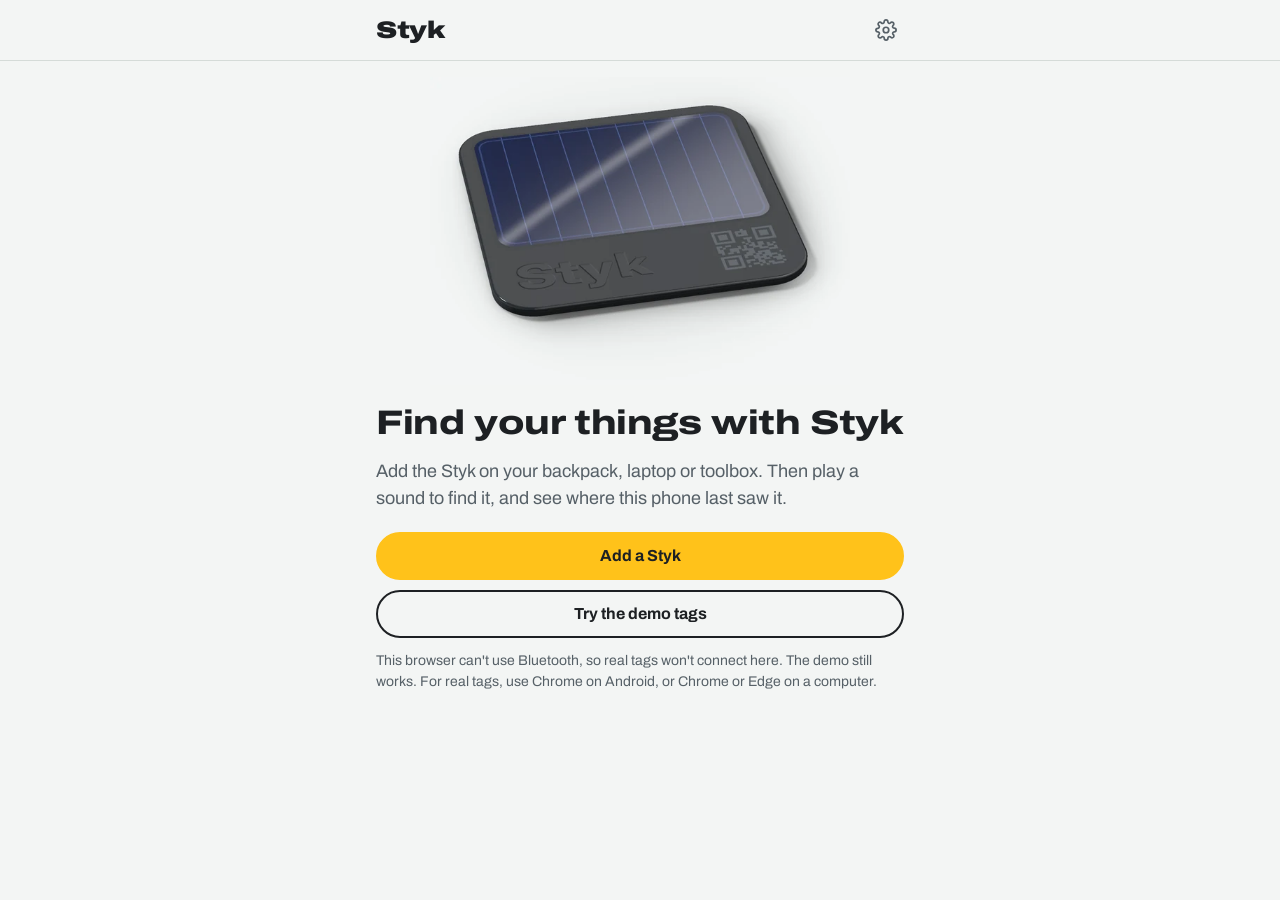
<file: app/index.html>
<!doctype html>
<html lang="en">
<head>
<meta charset="utf-8">
<meta name="viewport" content="width=device-width, initial-scale=1, viewport-fit=cover">
<title>Styk</title>
<meta name="description" content="Find your Styk tags: play a sound, check the battery and see where your phone last saw them.">
<meta name="theme-color" content="#F3F5F4" media="(prefers-color-scheme: light)">
<meta name="theme-color" content="#16191C" media="(prefers-color-scheme: dark)">
<meta name="apple-mobile-web-app-capable" content="yes">
<meta name="apple-mobile-web-app-title" content="Styk">
<link rel="manifest" href="manifest.webmanifest">
<link rel="icon" href="icons/favicon.svg" type="image/svg+xml">
<link rel="apple-touch-icon" href="icons/apple-touch-icon.png">
<link rel="preconnect" href="https://fonts.googleapis.com">
<link rel="preconnect" href="https://fonts.gstatic.com" crossorigin>
<link href="https://fonts.googleapis.com/css2?family=Archivo:wdth,wght@62..125,100..900&display=swap" rel="stylesheet">
<link rel="stylesheet" href="styles.css">
<script type="module" src="js/app.js"></script>
</head>
<body>
  <header class="bar">
    <div class="bar-inner">
      <div id="bar-left"></div>
      <div id="bar-right"></div>
    </div>
  </header>
  <main id="view" class="wrap"></main>
  <div id="toast" class="toast" role="status" aria-live="polite"></div>
  <dialog id="dialog" class="dialog"></dialog>
  <noscript><p class="wrap note">The Styk app needs JavaScript turned on.</p></noscript>
</body>
</html>
</file>
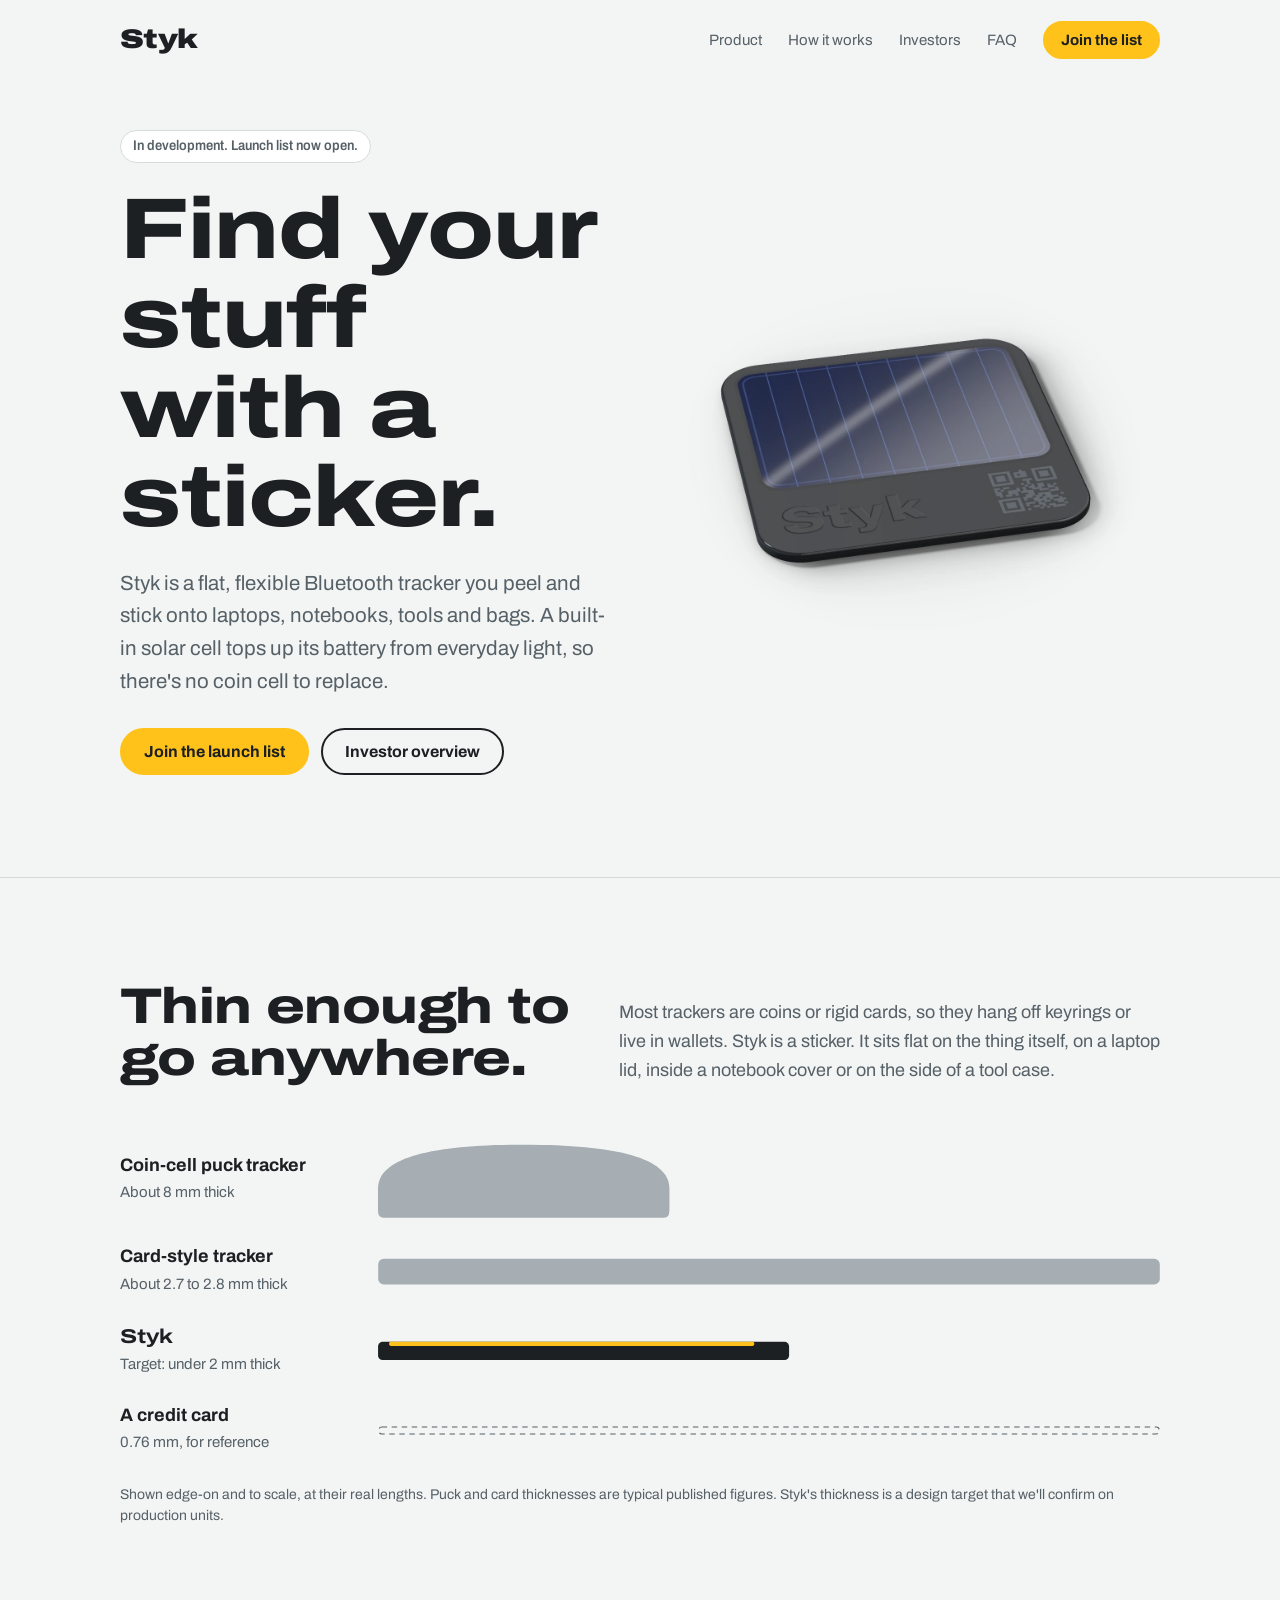
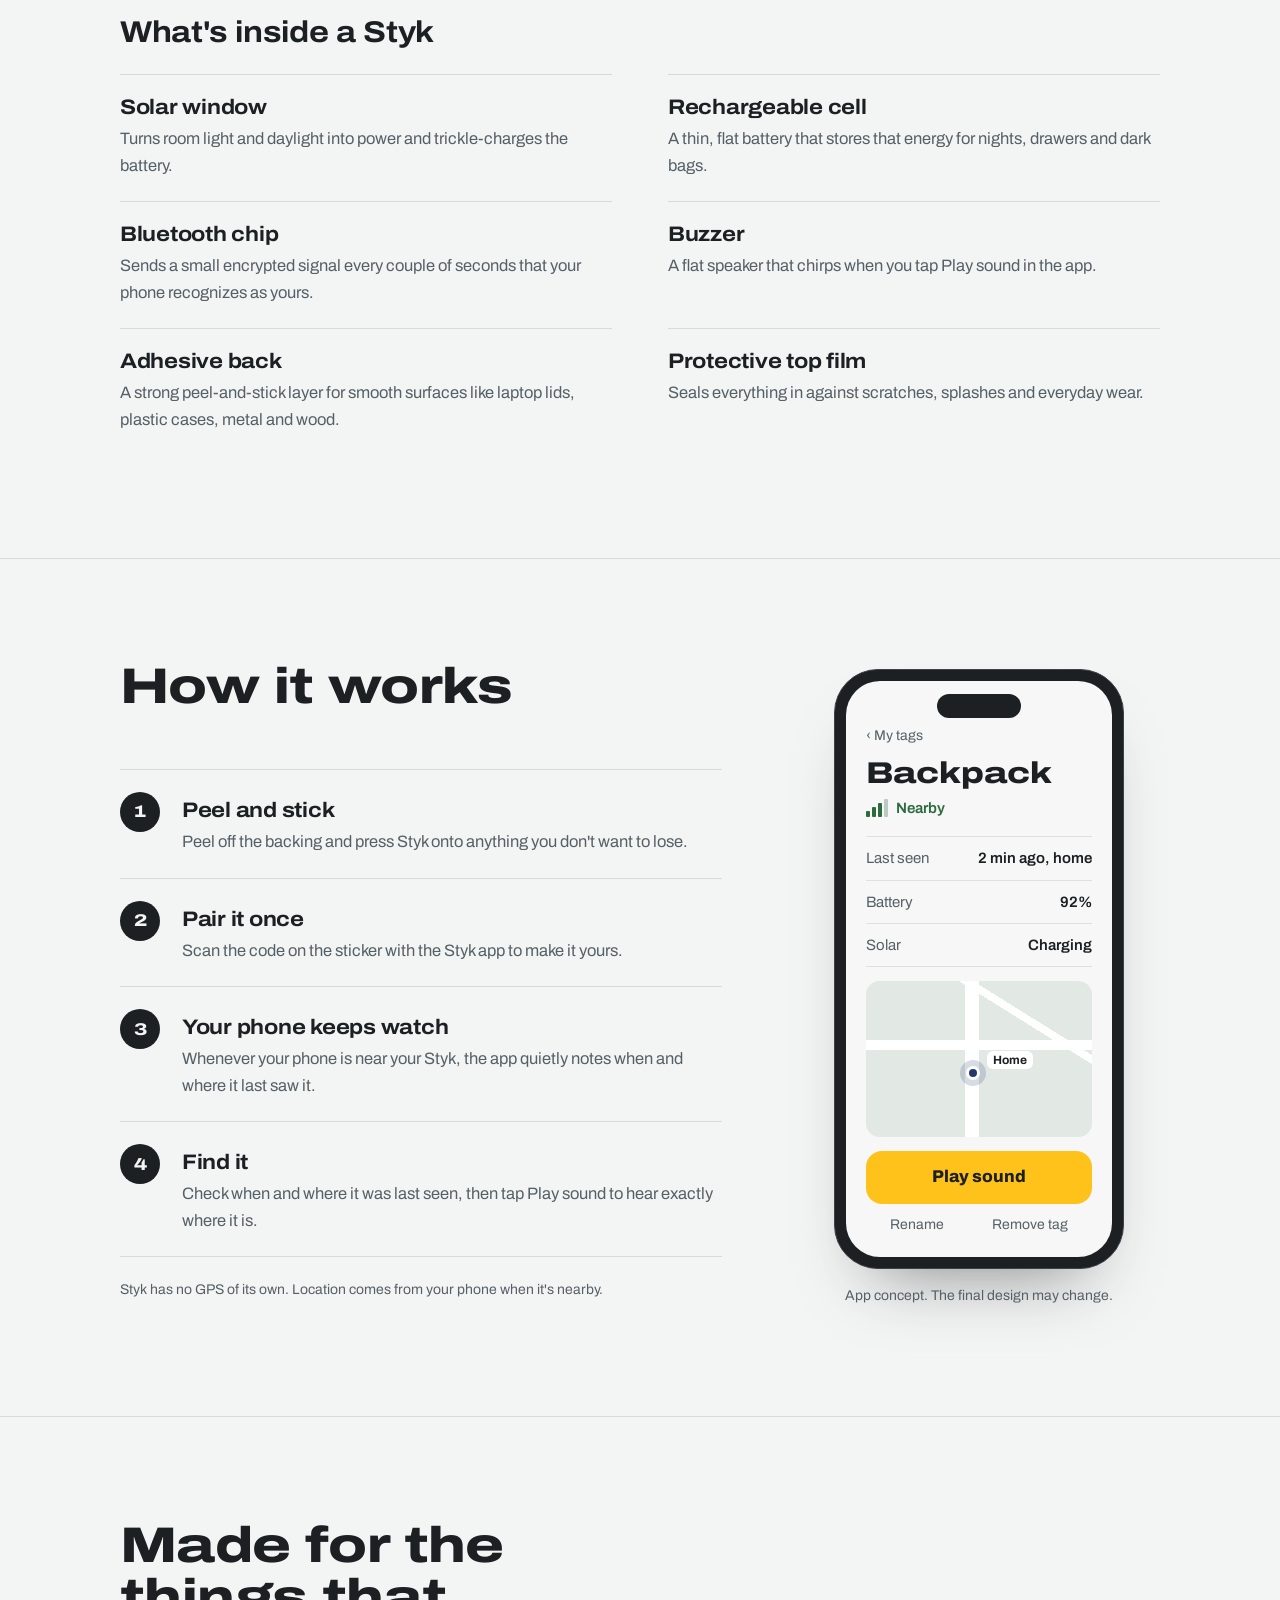
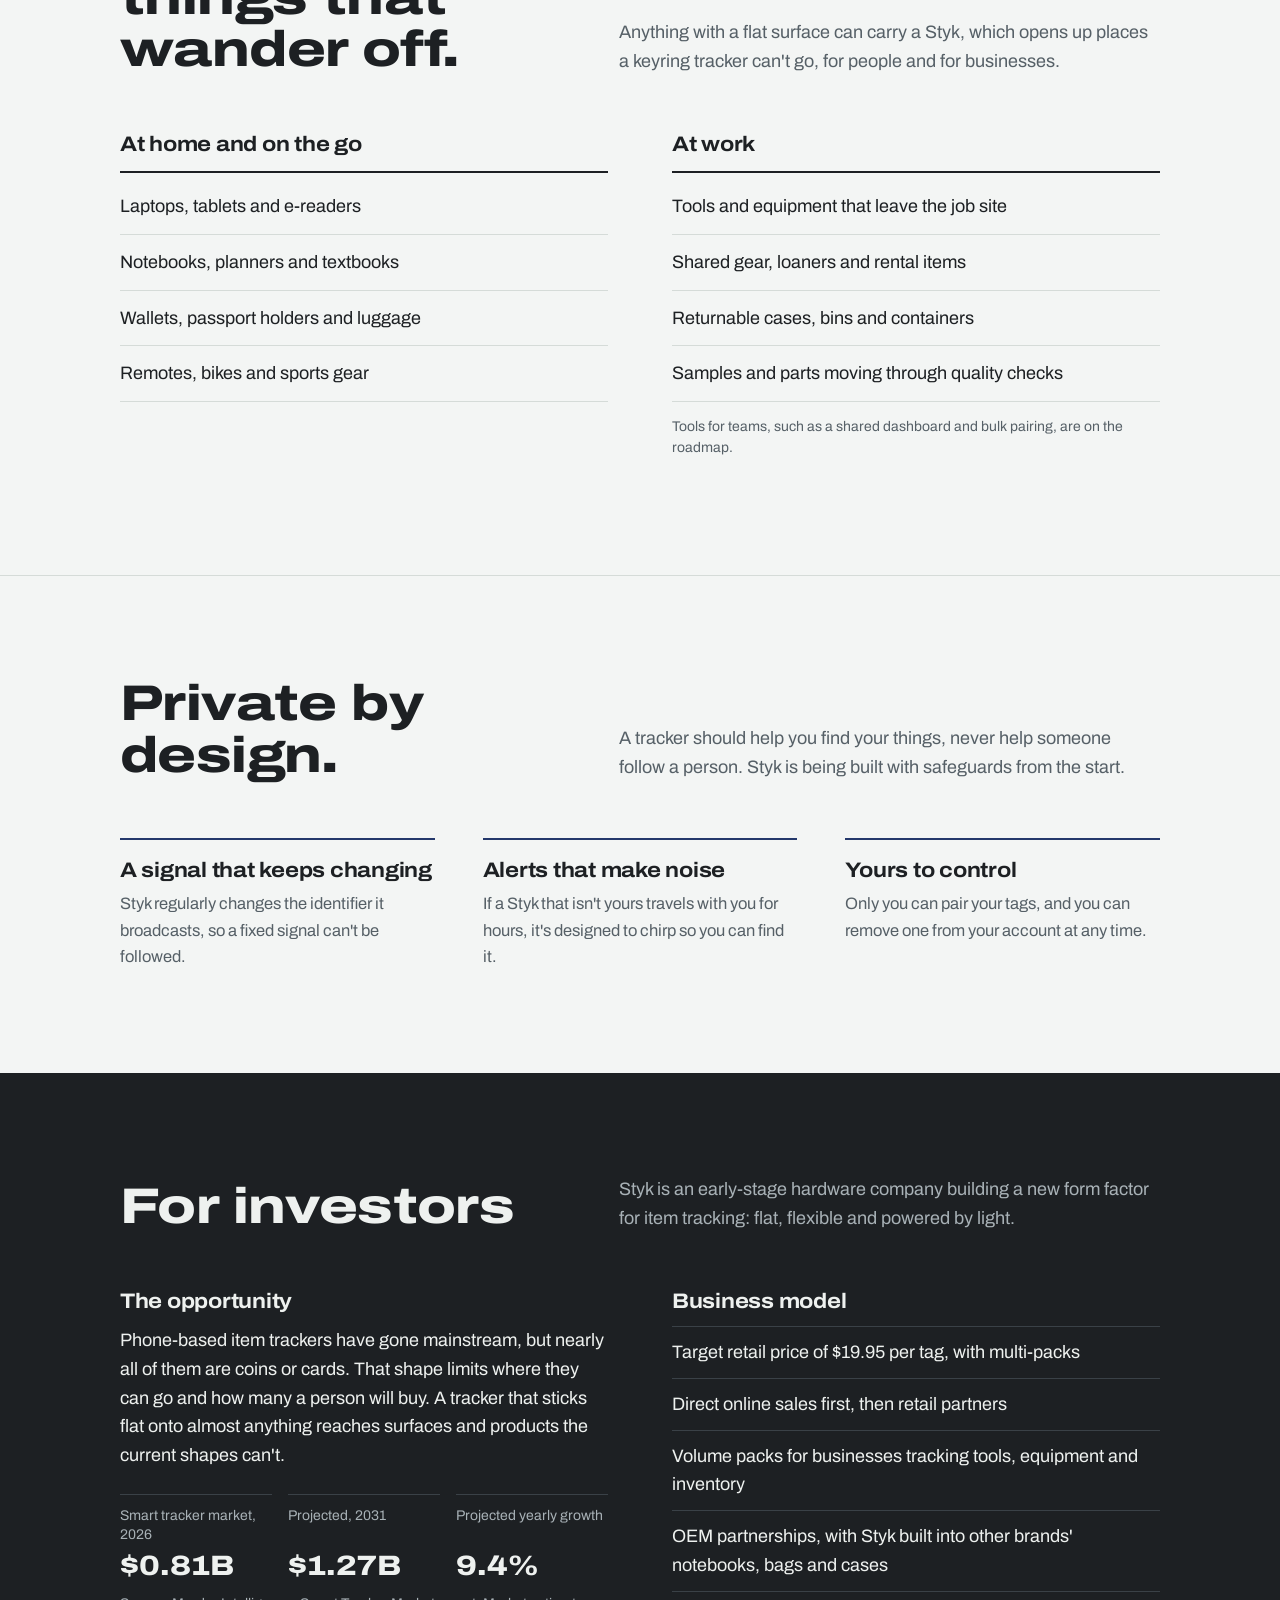
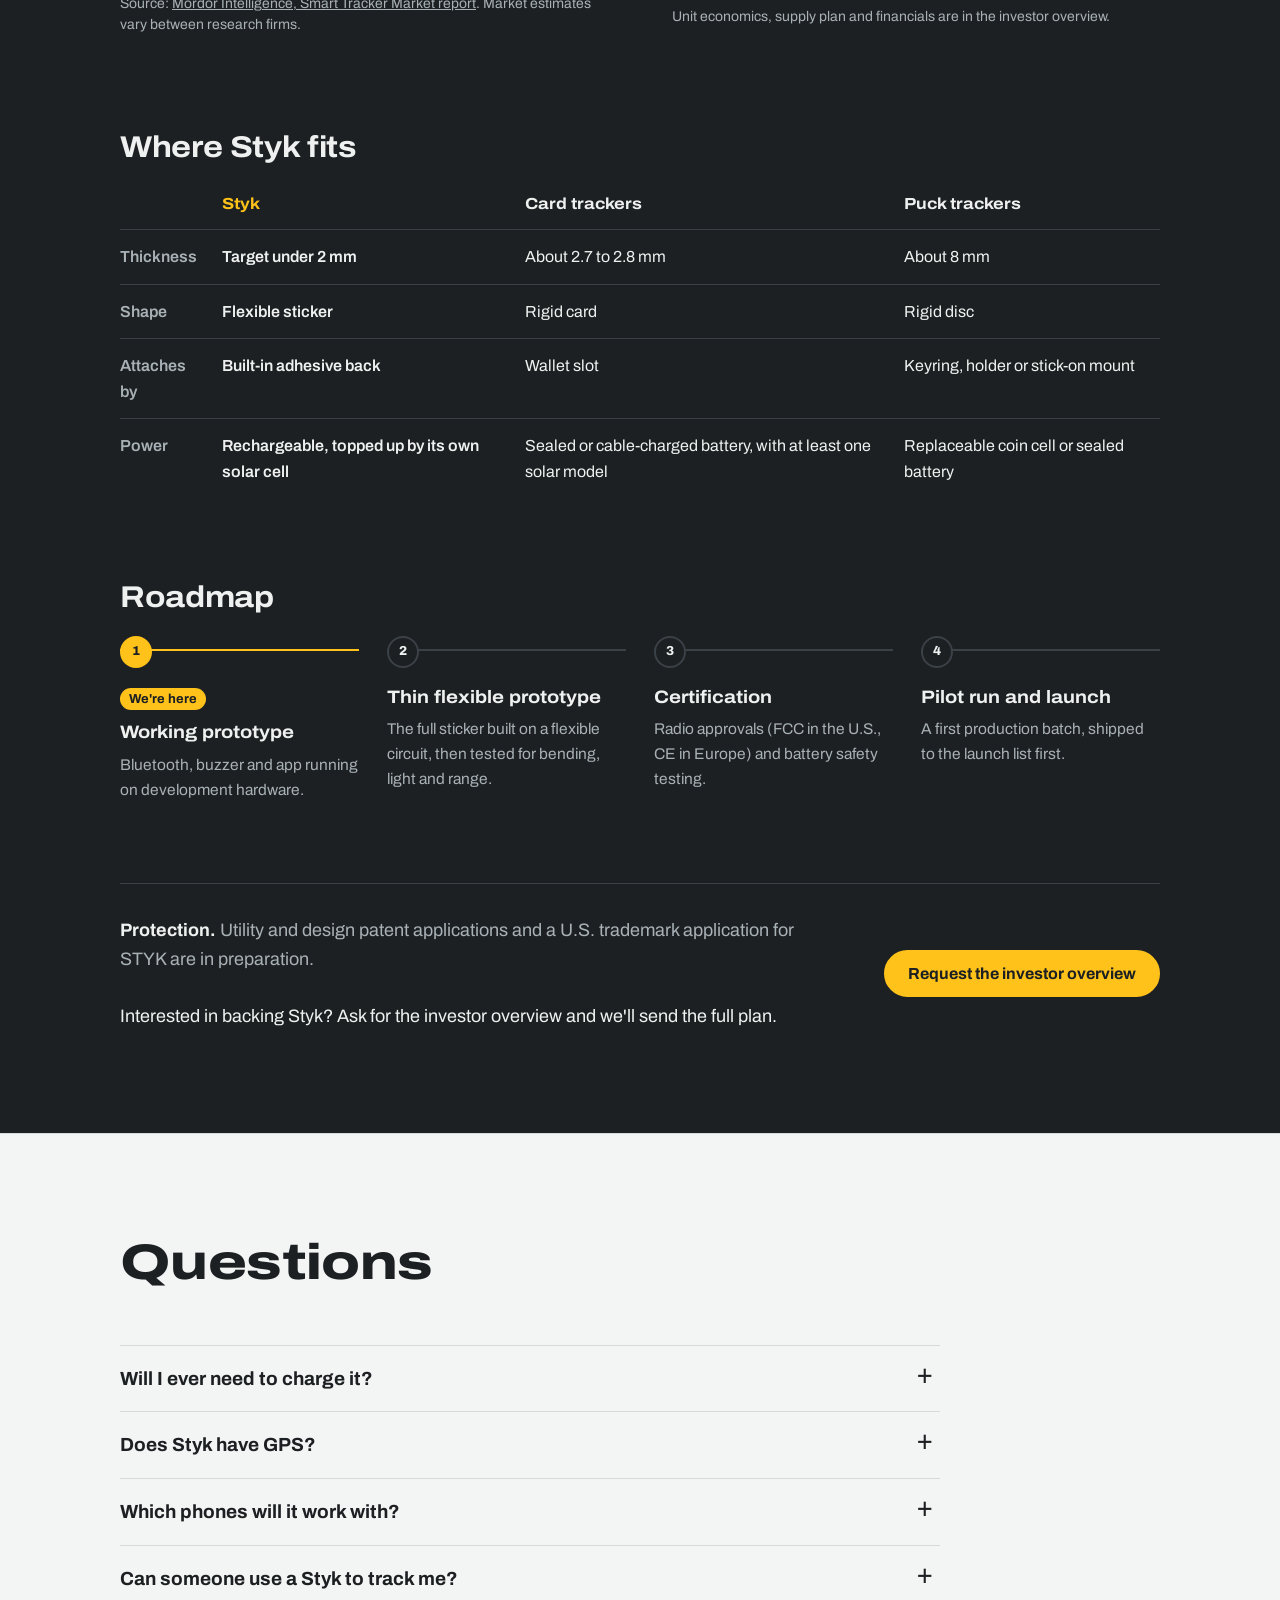
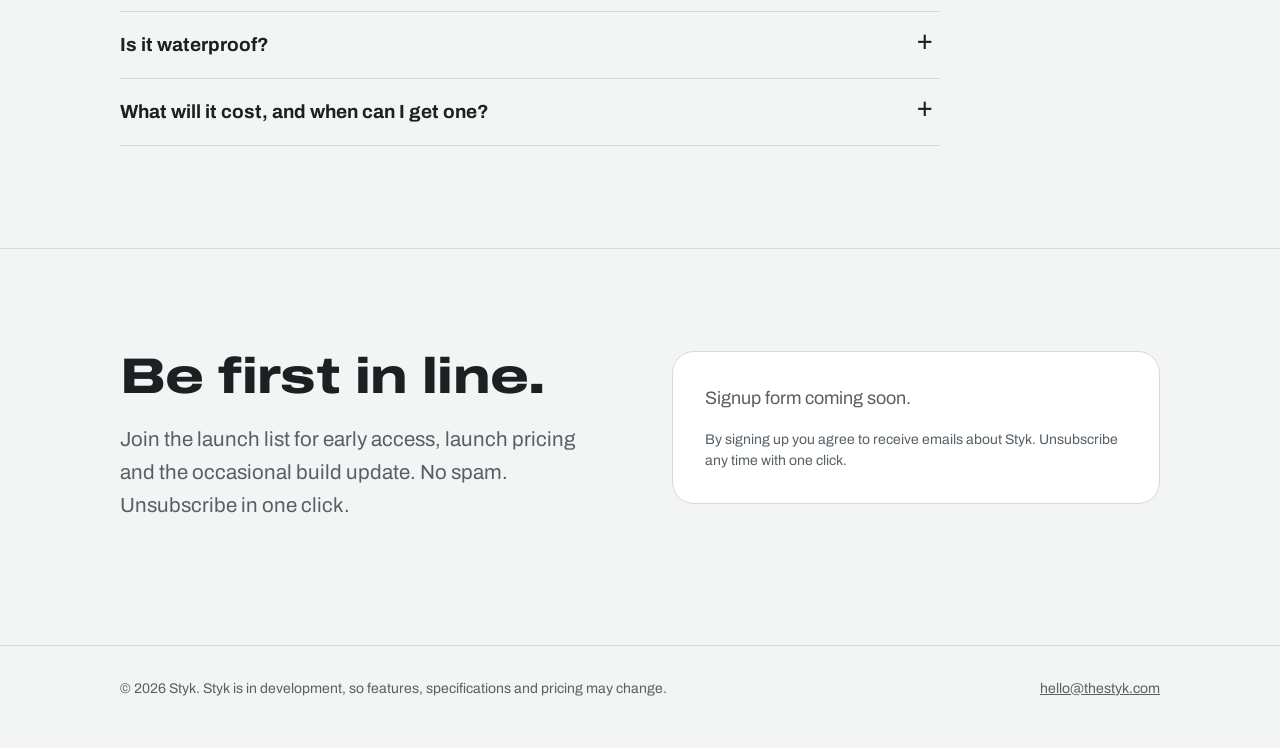
<file: index1.html>
<!DOCTYPE html>
<html lang="en">
<head>
<meta charset="utf-8">
<meta name="viewport" content="width=device-width, initial-scale=1">
<title>Styk: the flat, solar-assisted tracker you stick on</title>
<meta name="description" content="Styk is a flat, flexible Bluetooth tracker you peel and stick onto the things you don't want to lose, with a built-in solar cell, a find-it buzzer and privacy by design.">
<meta property="og:title" content="Styk: find your stuff with a sticker">
<meta property="og:description" content="A flat, flexible Bluetooth tracker with a built-in solar cell. In development. Join the launch list.">
<meta property="og:url" content="https://thestyk.com/">
<meta property="og:type" content="website">
<meta name="theme-color" content="#1D2023">
<link rel="icon" href="data:image/svg+xml,%3Csvg xmlns='http://www.w3.org/2000/svg' viewBox='0 0 32 32'%3E%3Crect width='32' height='32' rx='7' fill='%231D2023'/%3E%3Crect x='3.5' y='3.5' width='25' height='17' rx='3' fill='%2324386B'/%3E%3Crect x='6' y='24' width='9' height='3' rx='1' fill='%23FFC21A'/%3E%3C/svg%3E">
<link rel="preconnect" href="https://fonts.googleapis.com">
<link rel="preconnect" href="https://fonts.gstatic.com" crossorigin>
<link href="https://fonts.googleapis.com/css2?family=Archivo:wdth,wght@62..125,100..900&display=swap" rel="stylesheet">
<style>
:root{
  --liner:#F3F5F4;   /* page: the sticker's backing sheet */
  --paper:#FFFFFF;
  --ink:#1D2023;     /* graphite, the product body */
  --slate:#566067;
  --rule:#D5DBD8;
  --solar:#24386B;   /* the solar cell */
  --sun:#FFC21A;     /* light, the thing that powers it */
  --other:#A6AEB3;
  --band:#1D2023; --band-ink:#EEF1EF; --band-mut:#A8B1B6; --band-rule:#3A4147;
  --focus:#24386B;
  color-scheme:light;
}
@media (prefers-color-scheme:dark){
  :root{
    --liner:#16191C; --paper:#1E2226; --ink:#ECEFEE; --slate:#A4ADB3; --rule:#30363B;
    --solar:#9DB2EA; --other:#5C656C;
    --band:#22272C; --band-ink:#EEF1EF; --band-mut:#A8B1B6; --band-rule:#3D454C;
    --focus:#FFC21A;
    color-scheme:dark;
  }
}
*{box-sizing:border-box}
html{scroll-behavior:smooth;-webkit-text-size-adjust:100%}
body{margin:0;background:var(--liner);color:var(--ink);font-family:"Archivo",system-ui,-apple-system,"Segoe UI",sans-serif;font-size:18px;line-height:1.6;font-stretch:100%}
a{color:inherit}
:focus-visible{outline:3px solid var(--focus);outline-offset:3px;border-radius:6px}
img,svg{display:block;max-width:100%}
.wrap{max-width:1120px;margin:0 auto;padding:0 clamp(16px,4vw,40px)}
h1,h2,h3{margin:0;font-weight:800;font-stretch:125%;letter-spacing:-.012em;line-height:1.04}
h1{font-size:clamp(44px,7vw,86px)}
h2{font-size:clamp(30px,4.2vw,50px);max-width:16ch}
h3{font-size:21px;font-stretch:112%;font-weight:700;line-height:1.2}
p{margin:0 0 1em}
.lead{font-size:clamp(18px,1.6vw,21px);color:var(--slate);max-width:33em}
.note{font-size:14px;line-height:1.5;color:var(--slate)}
.btn{display:inline-flex;align-items:center;justify-content:center;background:var(--sun);color:#1D2023;border:2px solid var(--sun);border-radius:999px;padding:12px 22px;font-weight:700;font-size:16px;text-decoration:none;line-height:1.2}
.btn:hover{background:#FFD45A;border-color:#FFD45A}
.btn.line{background:transparent;color:var(--ink);border-color:var(--ink)}
.btn.line:hover{background:var(--ink);color:var(--liner)}

/* top bar */
.top{display:flex;align-items:center;justify-content:space-between;gap:16px;padding:18px 0}
.mark{font-weight:900;font-stretch:125%;font-size:27px;letter-spacing:-.02em;text-decoration:none}
.top nav{display:flex;align-items:center;gap:26px}
.top nav a:not(.btn){text-decoration:none;font-size:15px;color:var(--slate)}
.top nav a:not(.btn):hover{color:var(--ink)}
.top nav .btn{padding:8px 16px;font-size:15px}
@media(max-width:760px){.top nav a:not(.btn){display:none}}

/* hero */
.hero{display:grid;grid-template-columns:minmax(0,1fr) minmax(0,1fr);gap:clamp(24px,4vw,56px);align-items:center;padding:clamp(20px,4vw,56px) 0 clamp(56px,8vw,104px)}
.status{display:inline-block;font-size:14px;font-weight:600;font-stretch:90%;color:var(--slate);background:var(--paper);border:1px solid var(--rule);border-radius:999px;padding:4px 12px;margin-bottom:22px}
.hero h1{margin-bottom:24px}
.actions{display:flex;flex-wrap:wrap;gap:12px;margin-top:30px}
.hero-art img{width:100%;height:auto;display:block}
@media(max-width:860px){.hero{grid-template-columns:1fr}.hero-art{max-width:520px}}

/* sections */
.sec{padding:clamp(60px,8vw,112px) 0;border-top:1px solid var(--rule)}
.sec-head{display:grid;grid-template-columns:minmax(0,5fr) minmax(0,6fr);gap:20px 48px;align-items:end;margin-bottom:clamp(36px,5vw,56px)}
.sec-head p{margin:0;color:var(--slate);max-width:34em}
@media(max-width:860px){.sec-head{grid-template-columns:1fr}}
.sub{margin:clamp(56px,7vw,88px) 0 24px;font-size:clamp(24px,2.6vw,30px)}

/* to-scale edge view */
.edge{display:grid;gap:26px;margin:0;padding:0;list-style:none}
.edge li{display:grid;grid-template-columns:230px minmax(0,1fr);gap:28px;align-items:center}
.edge b{display:block;font-weight:700;line-height:1.3}
.edge span{font-size:15px;color:var(--slate)}
.edge svg{width:100%;height:auto;overflow:visible}
.edge .other{fill:var(--other)}
.edge .ref{fill:none;stroke:var(--slate);stroke-width:.12;stroke-dasharray:.6 .5}
.edge .us-body{fill:var(--ink)}
.edge .us-sun{fill:var(--sun)}
.edge li.us b{font-stretch:125%;font-size:20px}
.edge-note{margin-top:28px}
@media(max-width:720px){.edge li{grid-template-columns:1fr;gap:8px}}

/* parts */
.parts{list-style:none;margin:0;padding:0;display:grid;grid-template-columns:repeat(2,minmax(0,1fr));column-gap:56px}
.parts li{padding:20px 0 22px;border-top:1px solid var(--rule)}
.parts h3{margin-bottom:6px}
.parts p{margin:0;color:var(--slate);font-size:16.5px;max-width:34em}
@media(max-width:720px){.parts{grid-template-columns:1fr}}

/* how it works */
.how{display:grid;grid-template-columns:minmax(0,1.25fr) minmax(0,.75fr);gap:clamp(40px,6vw,80px);align-items:center}
.steps{list-style:none;margin:0;padding:0;counter-reset:step}
.steps li{display:grid;grid-template-columns:44px minmax(0,1fr);gap:18px;padding:22px 0;border-top:1px solid var(--rule)}
.steps li:last-child{border-bottom:1px solid var(--rule)}
.steps li::before{counter-increment:step;content:counter(step);width:40px;height:40px;border-radius:50%;background:var(--ink);color:var(--liner);display:grid;place-items:center;font-weight:800;font-stretch:125%;font-size:17px}
.steps h3{margin:6px 0 6px}
.steps p{margin:0;color:var(--slate);font-size:16.5px}
.no-gps{margin-top:22px}
@media(max-width:860px){.how{grid-template-columns:1fr}}

/* app concept */
.phone{width:min(290px,100%);margin:0 auto;aspect-ratio:9/18.6;border-radius:44px;background:#1D2023;padding:11px;border:1px solid #3A4147;box-shadow:0 40px 70px -40px rgba(29,32,35,.55)}
.screen{height:100%;border-radius:34px;background:#F6F7F6;color:#1D2023;padding:46px 20px 22px;display:flex;flex-direction:column;position:relative;font-size:15px;line-height:1.35}
.screen::before{content:"";position:absolute;top:13px;left:50%;width:84px;height:24px;margin-left:-42px;border-radius:12px;background:#1D2023}
.back{font-size:14px;color:#566067;margin-bottom:12px}
.tagname{font-size:30px;font-weight:800;font-stretch:125%;line-height:1}
.near{display:flex;align-items:center;gap:8px;margin:10px 0 18px;font-weight:600;color:#2E6B3F}
.bars{display:flex;gap:2px;align-items:flex-end}
.bars i{display:block;width:4px;background:#2E6B3F;border-radius:1px}
.rows{margin:0;border-top:1px solid #DDE2DF}
.rows div{display:flex;justify-content:space-between;gap:12px;padding:11px 0;border-bottom:1px solid #DDE2DF}
.rows dt{color:#566067}
.rows dd{margin:0;font-weight:600;text-align:right}
.map{position:relative;flex:1;min-height:70px;margin:14px 0;border-radius:14px;background:linear-gradient(90deg,transparent 44%,#fff 44% 50%,transparent 50%),linear-gradient(0deg,transparent 56%,#fff 56% 62%,transparent 62%),linear-gradient(32deg,transparent 72%,#fff 72% 75%,transparent 75%),#E2E8E4}
.pin{position:absolute;left:47%;top:59%;width:14px;height:14px;margin:-7px 0 0 -7px;border-radius:50%;background:#24386B;border:3px solid #fff;box-shadow:0 0 0 6px rgba(36,56,107,.18)}
.maplabel{position:absolute;left:calc(47% + 14px);top:calc(59% - 22px);font-size:12px;font-weight:700;background:#fff;border-radius:6px;padding:1px 6px}
.play{background:#FFC21A;border-radius:16px;padding:15px;text-align:center;font-weight:800;font-size:17px}
.minor{display:flex;justify-content:space-around;margin-top:12px;font-size:14px;color:#566067}
.caption{text-align:center;margin-top:16px}

/* audiences */
.two{display:grid;grid-template-columns:repeat(2,minmax(0,1fr));gap:clamp(32px,5vw,72px)}
.two h3{padding-bottom:14px;border-bottom:2px solid var(--ink);margin-bottom:6px}
.plain{list-style:none;margin:0;padding:0}
.plain li{padding:13px 0;border-bottom:1px solid var(--rule)}
@media(max-width:720px){.two{grid-template-columns:1fr}}

/* privacy */
.trio{display:grid;grid-template-columns:repeat(3,minmax(0,1fr));gap:clamp(24px,4vw,48px)}
.trio div{border-top:2px solid var(--solar);padding-top:18px}
.trio h3{margin-bottom:8px}
.trio p{margin:0;color:var(--slate);font-size:16.5px}
@media(max-width:860px){.trio{grid-template-columns:1fr}}

/* investors band */
.band{background:var(--band);color:var(--band-ink)}
.band .sec{border-top:0}
.band .sec-head p,.band .note,.band .mut{color:var(--band-mut)}
.band h3{margin-bottom:12px}
.inv-grid{display:grid;grid-template-columns:repeat(2,minmax(0,1fr));gap:clamp(36px,5vw,72px)}
.inv-grid ul{margin:0;padding:0;list-style:none}
.inv-grid li{padding:11px 0;border-top:1px solid var(--band-rule)}
.inv-grid li:last-child{border-bottom:1px solid var(--band-rule)}
.facts{display:grid;grid-template-columns:repeat(3,minmax(0,1fr));gap:16px;margin:24px 0 12px}
.facts div{border-top:1px solid var(--band-rule);padding-top:12px;display:flex;flex-direction:column;justify-content:space-between}
.facts dt{font-size:14px;line-height:1.35;color:var(--band-mut)}
.facts dd{margin:6px 0 0;font-size:clamp(22px,2.4vw,28px);font-weight:800;font-stretch:118%;line-height:1.1}
.band .sub{margin-top:clamp(56px,7vw,80px)}
.scroll{overflow-x:auto;-webkit-overflow-scrolling:touch}
table{width:100%;min-width:640px;border-collapse:collapse;font-size:16px}
th,td{text-align:left;vertical-align:top;padding:14px 18px 14px 0;border-top:1px solid var(--band-rule)}
thead th{border-top:0;font-weight:700;font-stretch:112%;padding-bottom:12px}
tbody th{font-weight:600;color:var(--band-mut)}
.us-col{color:var(--sun)}
tbody td.us-col{color:var(--band-ink);font-weight:600}
.road{list-style:none;margin:34px 0 0;padding:0;display:grid;grid-template-columns:repeat(4,minmax(0,1fr));gap:28px;counter-reset:road}
.road li{position:relative;padding-top:32px;border-top:2px solid var(--band-rule)}
.road li::before{counter-increment:road;content:counter(road);position:absolute;top:-15px;left:0;width:28px;height:28px;border-radius:50%;background:var(--band);border:2px solid var(--band-rule);display:grid;place-items:center;font-size:13px;font-weight:800}
.road li.now{border-top-color:var(--sun)}
.road li.now::before{background:var(--sun);border-color:var(--sun);color:#1D2023}
.road h4{margin:0 0 6px;font-size:18px;font-weight:700;font-stretch:112%}
.road p{margin:0;font-size:15.5px;color:var(--band-mut)}
.road .here{display:inline-block;margin-bottom:8px;font-size:13px;font-weight:700;color:#1D2023;background:var(--sun);border-radius:999px;padding:1px 9px}
@media(max-width:900px){.road{grid-template-columns:repeat(2,minmax(0,1fr));row-gap:40px}}
@media(max-width:520px){.road{grid-template-columns:1fr}}
.ask{display:grid;grid-template-columns:minmax(0,1fr) auto;gap:24px;align-items:center;margin-top:clamp(56px,7vw,80px);padding-top:32px;border-top:1px solid var(--band-rule)}
.ask p{margin:0;max-width:40em}
@media(max-width:720px){.inv-grid,.ask{grid-template-columns:1fr}.facts{grid-template-columns:1fr 1fr 1fr}}
@media(max-width:440px){.facts{grid-template-columns:1fr}}

/* faq */
.faq{max-width:820px}
.faq details{border-top:1px solid var(--rule)}
.faq details:last-child{border-bottom:1px solid var(--rule)}
.faq summary{cursor:pointer;list-style:none;position:relative;padding:20px 44px 20px 0;font-weight:700;font-size:19px;line-height:1.35}
.faq summary::-webkit-details-marker{display:none}
.faq summary::after{content:"+";position:absolute;right:6px;top:14px;font-size:28px;font-weight:400;line-height:1;transition:transform .2s ease}
.faq details[open] summary::after{transform:rotate(45deg)}
.faq details p{margin:-4px 0 22px;color:var(--slate);max-width:62ch}

/* join */
.join{display:grid;grid-template-columns:minmax(0,1fr) minmax(0,1fr);gap:clamp(32px,5vw,72px);align-items:start}
.join .panel{background:var(--paper);border:1px solid var(--rule);border-radius:22px;padding:clamp(20px,3vw,32px)}
@media(max-width:860px){.join{grid-template-columns:1fr}}

.sr{position:absolute;width:1px;height:1px;overflow:hidden;clip:rect(0 0 0 0);white-space:nowrap}
footer{padding:32px 0 48px;border-top:1px solid var(--rule);font-size:14px;color:var(--slate)}
footer .wrap{display:flex;flex-wrap:wrap;justify-content:space-between;gap:12px}
</style>
</head>
<body>

<div class="wrap">
  <header class="top">
    <a class="mark" href="#">Styk</a>
    <nav aria-label="Main">
      <a href="#product">Product</a>
      <a href="#how">How it works</a>
      <a href="#investors">Investors</a>
      <a href="#faq">FAQ</a>
      <a class="btn" href="#join">Join the list</a>
    </nav>
  </header>

  <section class="hero">
    <div>
      <span class="status">In development. Launch list now open.</span>
      <h1>Find your stuff with a sticker.</h1>
      <p class="lead">Styk is a flat, flexible Bluetooth tracker you peel and stick onto laptops, notebooks, tools and bags. A built-in solar cell tops up its battery from everyday light, so there's no coin cell to replace.</p>
      <div class="actions">
        <a class="btn" href="#join">Join the launch list</a>
        <a class="btn line" href="#investors">Investor overview</a>
      </div>
    </div>
    <div class="hero-art">
      <picture>
        <source media="(prefers-color-scheme: dark)" srcset="[data-uri]">
        <img src="[data-uri]" width="1200" height="1000" alt="The Styk tracker: a thin, square graphite sticker with a dark blue solar window, a debossed Styk logo and a small scan code" fetchpriority="high">
      </picture>
    </div>
  </section>
</div>

<main>
  <section class="sec" id="product">
    <div class="wrap">
      <div class="sec-head">
        <h2>Thin enough to go anywhere.</h2>
        <p>Most trackers are coins or rigid cards, so they hang off keyrings or live in wallets. Styk is a sticker. It sits flat on the thing itself, on a laptop lid, inside a notebook cover or on the side of a tool case.</p>
      </div>

      <ul class="edge" aria-label="Edge-on thickness comparison, drawn to scale">
        <li>
          <div><b>Coin-cell puck tracker</b><span>About 8 mm thick</span></div>
          <svg viewBox="0 0 85.6 8.6" aria-hidden="true"><path class="other" d="M0.6 8.4H31.3Q31.9 8.4 31.9 7.6V5.2C31.9 1.8 26 0.4 15.95 0.4C5.9 0.4 0 1.8 0 5.2V7.6Q0 8.4 0.6 8.4Z"/></svg>
        </li>
        <li>
          <div><b>Card-style tracker</b><span>About 2.7 to 2.8 mm thick</span></div>
          <svg viewBox="0 0 85.6 3.2" aria-hidden="true"><rect class="other" x="0" y="0.2" width="85.6" height="2.8" rx="0.6"/></svg>
        </li>
        <li class="us">
          <div><b>Styk</b><span>Target: under 2 mm thick</span></div>
          <svg viewBox="0 0 85.6 2.4" aria-hidden="true"><rect class="us-body" x="0" y="0.2" width="45" height="2" rx="0.5"/><rect class="us-sun" x="1.2" y="0.2" width="40" height="0.45" rx="0.2"/></svg>
        </li>
        <li>
          <div><b>A credit card</b><span>0.76 mm, for reference</span></div>
          <svg viewBox="0 0 85.6 1.2" aria-hidden="true"><rect class="ref" x="0.06" y="0.22" width="85.48" height="0.76" rx="0.3"/></svg>
        </li>
      </ul>
      <p class="note edge-note">Shown edge-on and to scale, at their real lengths. Puck and card thicknesses are typical published figures. Styk's thickness is a design target that we'll confirm on production units.</p>

      <h3 class="sub">What's inside a Styk</h3>
      <ul class="parts">
        <li><h3>Solar window</h3><p>Turns room light and daylight into power and trickle-charges the battery.</p></li>
        <li><h3>Rechargeable cell</h3><p>A thin, flat battery that stores that energy for nights, drawers and dark bags.</p></li>
        <li><h3>Bluetooth chip</h3><p>Sends a small encrypted signal every couple of seconds that your phone recognizes as yours.</p></li>
        <li><h3>Buzzer</h3><p>A flat speaker that chirps when you tap Play sound in the app.</p></li>
        <li><h3>Adhesive back</h3><p>A strong peel-and-stick layer for smooth surfaces like laptop lids, plastic cases, metal and wood.</p></li>
        <li><h3>Protective top film</h3><p>Seals everything in against scratches, splashes and everyday wear.</p></li>
      </ul>
    </div>
  </section>

  <section class="sec" id="how">
    <div class="wrap how">
      <div>
        <div class="sec-head" style="grid-template-columns:1fr">
          <h2>How it works</h2>
        </div>
        <ol class="steps">
          <li><div><h3>Peel and stick</h3><p>Peel off the backing and press Styk onto anything you don't want to lose.</p></div></li>
          <li><div><h3>Pair it once</h3><p>Scan the code on the sticker with the Styk app to make it yours.</p></div></li>
          <li><div><h3>Your phone keeps watch</h3><p>Whenever your phone is near your Styk, the app quietly notes when and where it last saw it.</p></div></li>
          <li><div><h3>Find it</h3><p>Check when and where it was last seen, then tap Play sound to hear exactly where it is.</p></div></li>
        </ol>
        <p class="note no-gps">Styk has no GPS of its own. Location comes from your phone when it's nearby.</p>
      </div>
      <figure style="margin:0">
        <div class="phone" role="img" aria-label="Styk app concept showing a tag named Backpack, nearby, last seen 2 minutes ago at home, battery 92 percent, solar charging, on a small map, with a Play sound button">
          <div class="screen" aria-hidden="true">
            <div class="back">‹ My tags</div>
            <div class="tagname">Backpack</div>
            <div class="near"><span class="bars"><i style="height:6px"></i><i style="height:10px"></i><i style="height:14px"></i><i style="height:18px;opacity:.3"></i></span>Nearby</div>
            <dl class="rows">
              <div><dt>Last seen</dt><dd>2 min ago, home</dd></div>
              <div><dt>Battery</dt><dd>92%</dd></div>
              <div><dt>Solar</dt><dd>Charging</dd></div>
            </dl>
            <div class="map"><span class="pin"></span><span class="maplabel">Home</span></div>
            <div class="play">Play sound</div>
            <div class="minor"><span>Rename</span><span>Remove tag</span></div>
          </div>
        </div>
        <figcaption class="note caption">App concept. The final design may change.</figcaption>
      </figure>
    </div>
  </section>

  <section class="sec" id="uses">
    <div class="wrap">
      <div class="sec-head">
        <h2>Made for the things that wander off.</h2>
        <p>Anything with a flat surface can carry a Styk, which opens up places a keyring tracker can't go, for people and for businesses.</p>
      </div>
      <div class="two">
        <div>
          <h3>At home and on the go</h3>
          <ul class="plain">
            <li>Laptops, tablets and e-readers</li>
            <li>Notebooks, planners and textbooks</li>
            <li>Wallets, passport holders and luggage</li>
            <li>Remotes, bikes and sports gear</li>
          </ul>
        </div>
        <div>
          <h3>At work</h3>
          <ul class="plain">
            <li>Tools and equipment that leave the job site</li>
            <li>Shared gear, loaners and rental items</li>
            <li>Returnable cases, bins and containers</li>
            <li>Samples and parts moving through quality checks</li>
          </ul>
          <p class="note" style="margin-top:14px">Tools for teams, such as a shared dashboard and bulk pairing, are on the roadmap.</p>
        </div>
      </div>
    </div>
  </section>

  <section class="sec" id="privacy">
    <div class="wrap">
      <div class="sec-head">
        <h2>Private by design.</h2>
        <p>A tracker should help you find your things, never help someone follow a person. Styk is being built with safeguards from the start.</p>
      </div>
      <div class="trio">
        <div><h3>A signal that keeps changing</h3><p>Styk regularly changes the identifier it broadcasts, so a fixed signal can't be followed.</p></div>
        <div><h3>Alerts that make noise</h3><p>If a Styk that isn't yours travels with you for hours, it's designed to chirp so you can find it.</p></div>
        <div><h3>Yours to control</h3><p>Only you can pair your tags, and you can remove one from your account at any time.</p></div>
      </div>
    </div>
  </section>

  <div class="band" id="investors">
    <section class="sec">
      <div class="wrap">
        <div class="sec-head">
          <h2>For investors</h2>
          <p>Styk is an early-stage hardware company building a new form factor for item tracking: flat, flexible and powered by light.</p>
        </div>

        <div class="inv-grid">
          <div>
            <h3>The opportunity</h3>
            <p>Phone-based item trackers have gone mainstream, but nearly all of them are coins or cards. That shape limits where they can go and how many a person will buy. A tracker that sticks flat onto almost anything reaches surfaces and products the current shapes can't.</p>
            <dl class="facts">
              <div><dt>Smart tracker market, 2026</dt><dd>$0.81B</dd></div>
              <div><dt>Projected, 2031</dt><dd>$1.27B</dd></div>
              <div><dt>Projected yearly growth</dt><dd>9.4%</dd></div>
            </dl>
            <p class="note">Source: <a href="https://www.mordorintelligence.com/industry-reports/smart-tracker-market">Mordor Intelligence, Smart Tracker Market report</a>. Market estimates vary between research firms.</p>
          </div>
          <div>
            <h3>Business model</h3>
            <ul>
              <li>Target retail price of $19.95 per tag, with multi-packs</li>
              <li>Direct online sales first, then retail partners</li>
              <li>Volume packs for businesses tracking tools, equipment and inventory</li>
              <li>OEM partnerships, with Styk built into other brands' notebooks, bags and cases</li>
            </ul>
            <p class="note" style="margin-top:14px">Unit economics, supply plan and financials are in the investor overview.</p>
          </div>
        </div>

        <h3 class="sub">Where Styk fits</h3>
        <div class="scroll" tabindex="0" role="region" aria-label="Comparison table, scrolls sideways on small screens">
          <table>
            <thead>
              <tr><th scope="col"><span class="sr">Compared on</span></th><th scope="col" class="us-col">Styk</th><th scope="col">Card trackers</th><th scope="col">Puck trackers</th></tr>
            </thead>
            <tbody>
              <tr><th scope="row">Thickness</th><td class="us-col">Target under 2 mm</td><td>About 2.7 to 2.8 mm</td><td>About 8 mm</td></tr>
              <tr><th scope="row">Shape</th><td class="us-col">Flexible sticker</td><td>Rigid card</td><td>Rigid disc</td></tr>
              <tr><th scope="row">Attaches by</th><td class="us-col">Built-in adhesive back</td><td>Wallet slot</td><td>Keyring, holder or stick-on mount</td></tr>
              <tr><th scope="row">Power</th><td class="us-col">Rechargeable, topped up by its own solar cell</td><td>Sealed or cable-charged battery, with at least one solar model</td><td>Replaceable coin cell or sealed battery</td></tr>
            </tbody>
          </table>
        </div>

        <h3 class="sub">Roadmap</h3>
        <ol class="road">
          <li class="now"><span class="here">We're here</span><h4>Working prototype</h4><p>Bluetooth, buzzer and app running on development hardware.</p></li>
          <li><h4>Thin flexible prototype</h4><p>The full sticker built on a flexible circuit, then tested for bending, light and range.</p></li>
          <li><h4>Certification</h4><p>Radio approvals (FCC in the U.S., CE in Europe) and battery safety testing.</p></li>
          <li><h4>Pilot run and launch</h4><p>A first production batch, shipped to the launch list first.</p></li>
        </ol>

        <div class="ask">
          <p><b>Protection.</b> <span class="mut">Utility and design patent applications and a U.S. trademark application for STYK are in preparation.</span><br><br>Interested in backing Styk? Ask for the investor overview and we'll send the full plan.</p>
          <a class="btn" href="mailto:hello@thestyk.com?subject=Styk%20investor%20overview">Request the investor overview</a>
        </div>
      </div>
    </section>
  </div>

  <section class="sec" id="faq">
    <div class="wrap">
      <div class="sec-head"><h2>Questions</h2></div>
      <div class="faq">
        <details><summary>Will I ever need to charge it?</summary><p>Styk is designed to top itself up from normal indoor light and daylight. If it spends long stretches in the dark, like the bottom of a drawer, the battery slowly runs down. Bring it back into the light and it recharges.</p></details>
        <details><summary>Does Styk have GPS?</summary><p>No. Styk sends a small Bluetooth signal. Your phone notices it when it's nearby and records when and where that happened, which is what you see as "last seen" in the app.</p></details>
        <details><summary>Which phones will it work with?</summary><p>The Styk app is planned for iPhone and Android. We're also exploring support for the phone makers' own finding networks, which would let other people's phones help locate a lost Styk. That depends on each company's certification program.</p></details>
        <details><summary>Can someone use a Styk to track me?</summary><p>Styk is being designed to prevent that. Its broadcast identifier changes regularly, and a Styk that travels with someone other than its owner for hours is designed to chirp so it can be found. We plan to follow the industry's standards for detecting unwanted trackers.</p></details>
        <details><summary>Is it waterproof?</summary><p>It's being designed to handle splashes and rain. The final water-resistance rating will be confirmed in testing.</p></details>
        <details><summary>What will it cost, and when can I get one?</summary><p>The target retail price is $19.95. Styk is in development, so final pricing and dates will come closer to launch. People on the launch list hear first.</p></details>
      </div>
    </div>
  </section>

  <section class="sec" id="join">
    <div class="wrap join">
      <div>
        <h2>Be first in line.</h2>
        <p class="lead" style="margin-top:20px">Join the launch list for early access, launch pricing and the occasional build update. No spam. Unsubscribe in one click.</p>
      </div>
      <div class="panel">
<!-- ===== PASTE YOUR MAILERLITE EMBED CODE BELOW THIS LINE ===== -->
<!-- In MailerLite: Forms > Embedded forms > your form > Overview > "HTML code". Copy it all and paste it here, replacing the line under this comment. -->
<p id="ml-placeholder" style="color:var(--slate);margin:0">Signup form coming soon.</p>
<!-- ===== PASTE YOUR MAILERLITE EMBED CODE ABOVE THIS LINE ===== -->
        <p class="note" style="margin:16px 0 0">By signing up you agree to receive emails about Styk. Unsubscribe any time with one click.</p>
      </div>
    </div>
  </section>
</main>

<footer>
  <div class="wrap">
    <span>&copy; <span id="y">2026</span> Styk. Styk is in development, so features, specifications and pricing may change.</span>
    <a href="mailto:hello@thestyk.com">hello@thestyk.com</a>
  </div>
</footer>

<script>
document.getElementById('y').textContent = new Date().getFullYear();
</script>
</body>
</html>
</file>
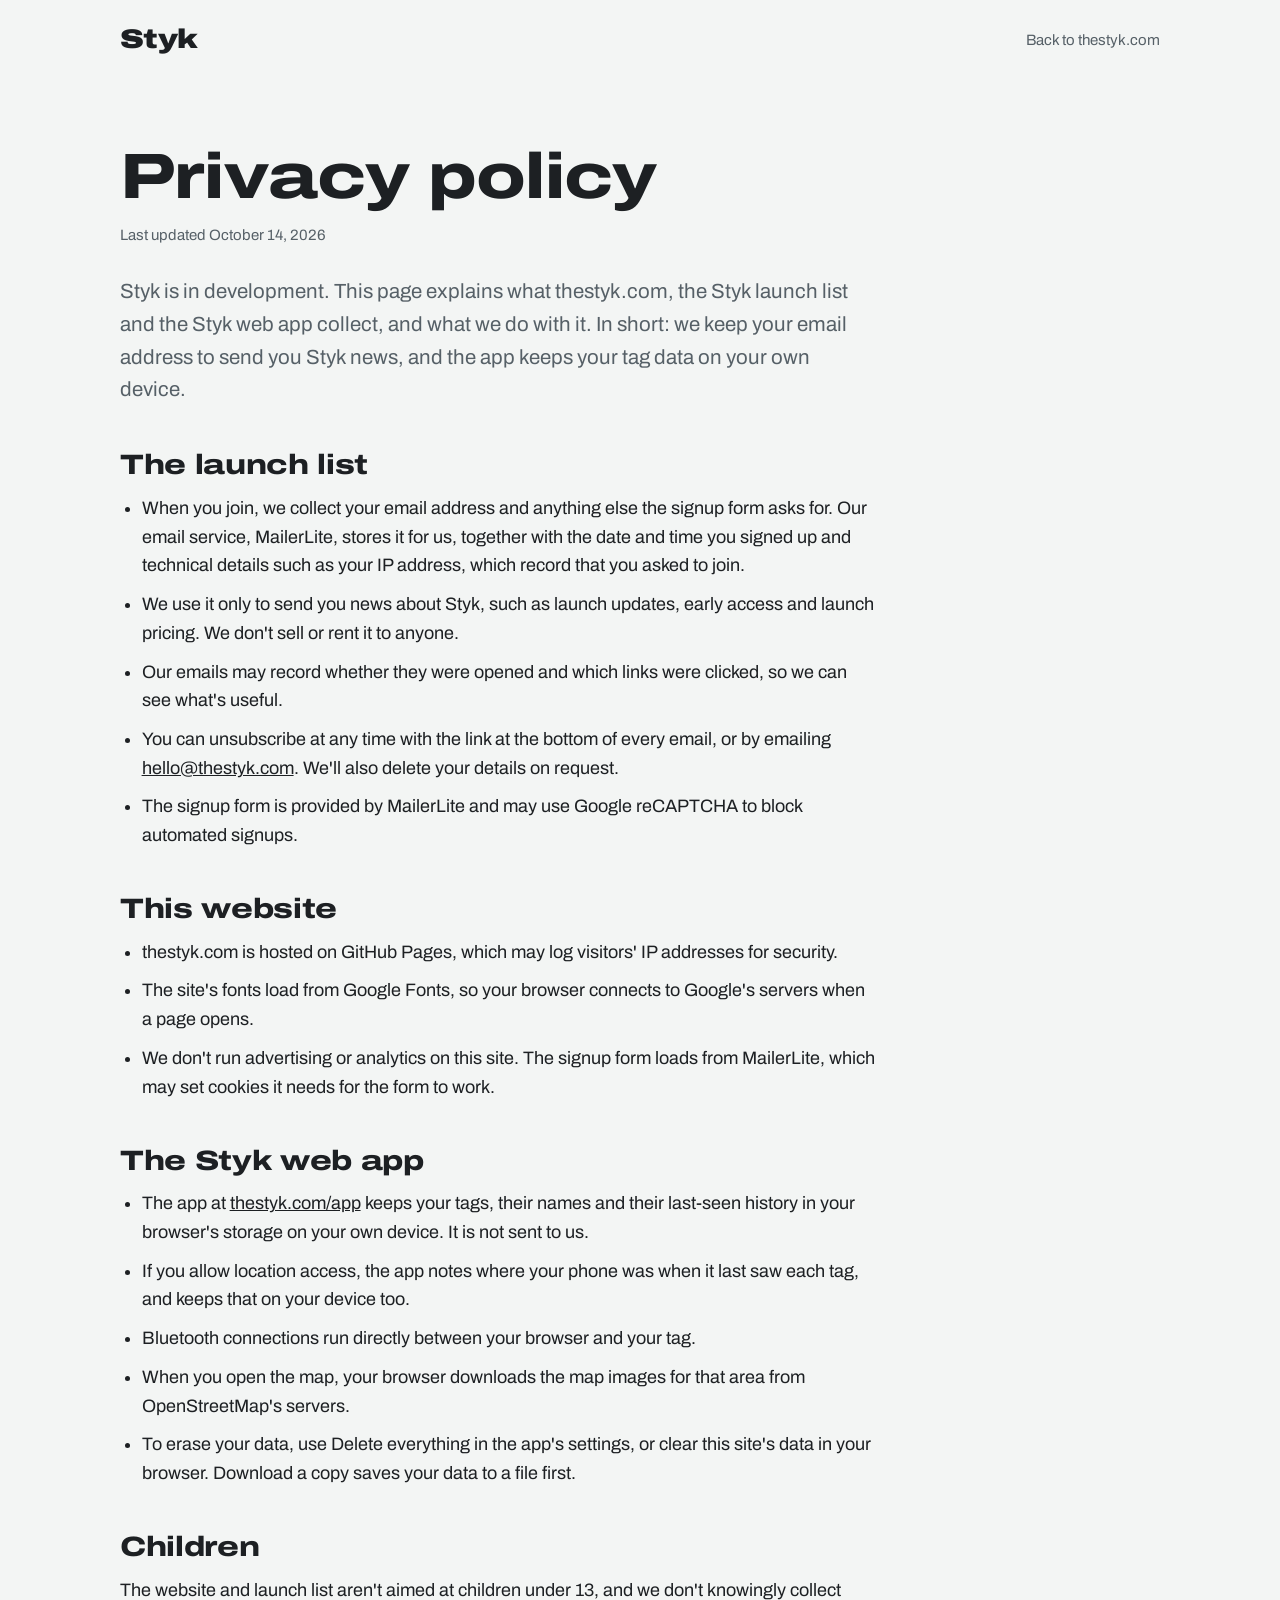
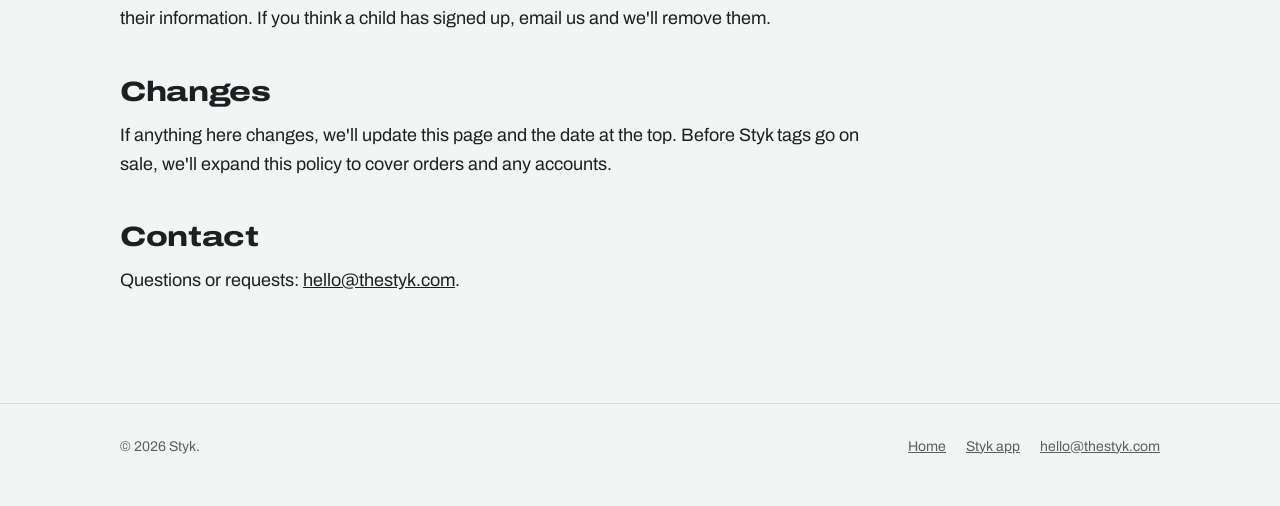
<file: privacy.html>
<!DOCTYPE html>
<html lang="en">
<head>
<meta charset="utf-8">
<meta name="viewport" content="width=device-width, initial-scale=1">
<title>Privacy policy | Styk</title>
<meta name="description" content="What thestyk.com, the Styk launch list and the Styk web app collect, and what we do with it.">
<meta name="theme-color" content="#1D2023">
<link rel="icon" href="data:image/svg+xml,%3Csvg xmlns='http://www.w3.org/2000/svg' viewBox='0 0 32 32'%3E%3Crect width='32' height='32' rx='7' fill='%231D2023'/%3E%3Crect x='3.5' y='3.5' width='25' height='17' rx='3' fill='%2324386B'/%3E%3Crect x='6' y='24' width='9' height='3' rx='1' fill='%23FFC21A'/%3E%3C/svg%3E">
<link rel="preconnect" href="https://fonts.googleapis.com">
<link rel="preconnect" href="https://fonts.gstatic.com" crossorigin>
<link href="https://fonts.googleapis.com/css2?family=Archivo:wdth,wght@62..125,100..900&display=swap" rel="stylesheet">
<style>
:root{
  --liner:#F3F5F4; --paper:#FFFFFF; --ink:#1D2023; --slate:#566067; --rule:#D5DBD8;
  --sun:#FFC21A; --focus:#24386B;
  color-scheme:light;
}
@media (prefers-color-scheme:dark){
  :root{--liner:#16191C; --paper:#1E2226; --ink:#ECEFEE; --slate:#A4ADB3; --rule:#30363B; --focus:#FFC21A; color-scheme:dark}
}
*{box-sizing:border-box}
html{-webkit-text-size-adjust:100%}
body{margin:0;background:var(--liner);color:var(--ink);font-family:"Archivo",system-ui,-apple-system,"Segoe UI",sans-serif;font-size:18px;line-height:1.6;font-stretch:100%}
a{color:inherit}
:focus-visible{outline:3px solid var(--focus);outline-offset:3px;border-radius:6px}
.wrap{max-width:1120px;margin:0 auto;padding:0 clamp(16px,4vw,40px)}
.top{display:flex;align-items:center;justify-content:space-between;gap:16px;padding:18px 0}
.mark{font-weight:900;font-stretch:125%;font-size:27px;letter-spacing:-.02em;text-decoration:none}
.top a.back{font-size:15px;color:var(--slate);text-decoration:none}
.top a.back:hover{color:var(--ink)}
main{padding:clamp(24px,5vw,64px) 0 clamp(48px,7vw,96px)}
.doc{max-width:42em}
h1,h2{margin:0;font-weight:800;font-stretch:125%;letter-spacing:-.012em;line-height:1.06}
h1{font-size:clamp(38px,6vw,64px);margin-bottom:12px}
h2{font-size:clamp(22px,2.6vw,28px);margin:44px 0 14px}
p{margin:0 0 1em}
ul{margin:0 0 1em;padding-left:1.2em}
li{margin:0 0 .55em}
.updated{color:var(--slate);font-size:15px;margin-bottom:28px}
.lead{font-size:clamp(18px,1.6vw,21px);color:var(--slate)}
footer{padding:32px 0 48px;border-top:1px solid var(--rule);font-size:14px;color:var(--slate)}
footer .wrap{display:flex;flex-wrap:wrap;justify-content:space-between;gap:12px}
.foot-links{display:flex;flex-wrap:wrap;gap:8px 20px}
</style>
</head>
<body>
<div class="wrap">
  <header class="top">
    <a class="mark" href="./">Styk</a>
    <a class="back" href="./">Back to thestyk.com</a>
  </header>
</div>

<main>
  <div class="wrap">
    <article class="doc">
      <h1>Privacy policy</h1>
      <p class="updated">Last updated October 14, 2026</p>
      <p class="lead">Styk is in development. This page explains what thestyk.com, the Styk launch list and the Styk web app collect, and what we do with it. In short: we keep your email address to send you Styk news, and the app keeps your tag data on your own device.</p>

      <h2>The launch list</h2>
      <ul>
        <li>When you join, we collect your email address and anything else the signup form asks for. Our email service, MailerLite, stores it for us, together with the date and time you signed up and technical details such as your IP address, which record that you asked to join.</li>
        <li>We use it only to send you news about Styk, such as launch updates, early access and launch pricing. We don't sell or rent it to anyone.</li>
        <li>Our emails may record whether they were opened and which links were clicked, so we can see what's useful.</li>
        <li>You can unsubscribe at any time with the link at the bottom of every email, or by emailing <a href="mailto:hello@thestyk.com">hello@thestyk.com</a>. We'll also delete your details on request.</li>
        <li>The signup form is provided by MailerLite and may use Google reCAPTCHA to block automated signups.</li>
      </ul>

      <h2>This website</h2>
      <ul>
        <li>thestyk.com is hosted on GitHub Pages, which may log visitors' IP addresses for security.</li>
        <li>The site's fonts load from Google Fonts, so your browser connects to Google's servers when a page opens.</li>
        <li>We don't run advertising or analytics on this site. The signup form loads from MailerLite, which may set cookies it needs for the form to work.</li>
      </ul>

      <h2>The Styk web app</h2>
      <ul>
        <li>The app at <a href="app/">thestyk.com/app</a> keeps your tags, their names and their last-seen history in your browser's storage on your own device. It is not sent to us.</li>
        <li>If you allow location access, the app notes where your phone was when it last saw each tag, and keeps that on your device too.</li>
        <li>Bluetooth connections run directly between your browser and your tag.</li>
        <li>When you open the map, your browser downloads the map images for that area from OpenStreetMap's servers.</li>
        <li>To erase your data, use Delete everything in the app's settings, or clear this site's data in your browser. Download a copy saves your data to a file first.</li>
      </ul>

      <h2>Children</h2>
      <p>The website and launch list aren't aimed at children under 13, and we don't knowingly collect their information. If you think a child has signed up, email us and we'll remove them.</p>

      <h2>Changes</h2>
      <p>If anything here changes, we'll update this page and the date at the top. Before Styk tags go on sale, we'll expand this policy to cover orders and any accounts.</p>

      <h2>Contact</h2>
      <p>Questions or requests: <a href="mailto:hello@thestyk.com">hello@thestyk.com</a>.</p>
    </article>
  </div>
</main>

<footer>
  <div class="wrap">
    <span>&copy; <span id="y">2026</span> Styk.</span>
    <span class="foot-links"><a href="./">Home</a><a href="app/">Styk app</a><a href="mailto:hello@thestyk.com">hello@thestyk.com</a></span>
  </div>
</footer>
<script>document.getElementById('y').textContent = new Date().getFullYear();</script>
</body>
</html>
</file>
<file: app/styles.css>
/* Styk app. Same tokens as thestyk.com: backing-sheet white, graphite, solar indigo, sun yellow. */
:root {
  --liner: #F3F5F4;
  --paper: #FFFFFF;
  --ink: #1D2023;
  --slate: #566067;
  --rule: #D5DBD8;
  --chip: #E8ECEA;
  --solar: #24386B;
  --sun: #FFC21A;
  --sun-hover: #FFD45A;
  --good: #2E6B3F;
  --warn: #8A5A00;
  --bad: #B42318;
  --focus: #24386B;
  --tag-body: #1D2023;
  color-scheme: light;
}
@media (prefers-color-scheme: dark) {
  :root {
    --liner: #16191C;
    --paper: #1E2226;
    --ink: #ECEFEE;
    --slate: #A4ADB3;
    --rule: #30363B;
    --chip: #272C31;
    --solar: #9DB2EA;
    --good: #7CC48F;
    --warn: #E8B95C;
    --bad: #F2877D;
    --focus: #FFC21A;
    --tag-body: #3B4248;
    color-scheme: dark;
  }
}

* { box-sizing: border-box; }
html { -webkit-text-size-adjust: 100%; }
body {
  margin: 0;
  background: var(--liner);
  color: var(--ink);
  font-family: "Archivo", system-ui, -apple-system, "Segoe UI", sans-serif;
  font-size: 17px;
  line-height: 1.5;
  padding-bottom: env(safe-area-inset-bottom);
}
a { color: inherit; }
button, input { font: inherit; color: inherit; }
:focus-visible { outline: 3px solid var(--focus); outline-offset: 2px; border-radius: 8px; }
h1:focus { outline: none; }
svg.ico { flex: none; }

.wrap { max-width: 560px; margin: 0 auto; padding: 8px 16px 48px; }

/* ---------- top bar ---------- */
.bar { position: sticky; top: 0; z-index: 10; background: var(--liner); border-bottom: 1px solid var(--rule); padding-top: env(safe-area-inset-top); }
.bar-inner { max-width: 560px; margin: 0 auto; padding: 8px 12px 8px 16px; display: flex; align-items: center; justify-content: space-between; min-height: 56px; }
.wordmark { font-weight: 900; font-stretch: 125%; font-size: 24px; letter-spacing: -0.02em; text-decoration: none; }
.back { display: inline-flex; align-items: center; gap: 4px; text-decoration: none; font-weight: 600; color: var(--slate); min-height: 44px; padding-right: 8px; }
.back:hover { color: var(--ink); }
.icon-btn { display: inline-grid; place-items: center; width: 44px; height: 44px; border-radius: 50%; color: var(--slate); }
.icon-btn:hover { color: var(--ink); background: var(--chip); }

/* ---------- type ---------- */
.page-title { font-size: 30px; line-height: 1.08; font-weight: 800; font-stretch: 125%; letter-spacing: -0.012em; margin: 20px 0 16px; }
.lead { color: var(--slate); font-size: 18px; margin: 0 0 20px; }
.sub { display: block; color: var(--slate); font-size: 15px; line-height: 1.45; }
.note { color: var(--slate); font-size: 14px; line-height: 1.5; margin: 12px 0; }
.link { color: var(--solar); font-weight: 600; text-decoration: none; display: inline-flex; align-items: center; gap: 6px; }
.link:hover { text-decoration: underline; }
.quiet { color: var(--slate); }
h2 { font-size: 18px; font-stretch: 112%; margin: 0 0 6px; }

/* ---------- buttons ---------- */
.btn {
  display: inline-flex; align-items: center; justify-content: center; gap: 10px;
  min-height: 48px; padding: 10px 22px; border-radius: 999px;
  border: 2px solid transparent; background: transparent;
  font-weight: 700; font-size: 16px; line-height: 1.2; text-decoration: none; cursor: pointer;
}
.btn:disabled { opacity: 0.55; cursor: default; }
.btn-primary { background: var(--sun); border-color: var(--sun); color: #1D2023; }
.btn-primary:not(:disabled):hover { background: var(--sun-hover); border-color: var(--sun-hover); }
.btn-line { border-color: var(--ink); }
.btn-line:not(:disabled):hover { background: var(--ink); color: var(--liner); }
.btn-quiet { color: var(--slate); }
.btn-quiet:hover { color: var(--ink); }
.btn-danger { background: var(--bad); border-color: var(--bad); color: #fff; }
.btn-danger-text { color: var(--bad); }
.btn-danger-text:hover { background: color-mix(in srgb, var(--bad) 10%, transparent); }
.btn-block { width: 100%; }
.btn-xl { min-height: 60px; font-size: 18px; flex: 1; }
.btn-small { min-height: 40px; padding: 6px 16px; font-size: 15px; }
.stack { display: grid; gap: 10px; margin-top: 16px; }
.button-row { display: flex; flex-wrap: wrap; gap: 10px; margin-top: 12px; }

/* ---------- cards ---------- */
.card { background: var(--paper); border: 1px solid var(--rule); border-radius: 18px; padding: 16px; margin: 14px 0; }
fieldset.card { min-width: 0; }
legend { font-weight: 700; font-stretch: 112%; font-size: 17px; padding: 0 6px; margin-left: -6px; }

/* ---------- home ---------- */
.tag-list { list-style: none; margin: 0 0 16px; padding: 0; display: grid; gap: 10px; }
.tag-row {
  display: grid; grid-template-columns: auto 1fr auto; align-items: center; gap: 14px;
  background: var(--paper); border: 1px solid var(--rule); border-radius: 18px;
  padding: 14px 16px; text-decoration: none; min-height: 72px;
}
.tag-row:hover { border-color: var(--slate); }
.tag-ico { display: inline-grid; place-items: center; width: 44px; height: 44px; border-radius: 12px; background: var(--chip); color: var(--ink); }
.tag-ico.big { width: 56px; height: 56px; border-radius: 14px; }
.tag-main { display: grid; gap: 2px; min-width: 0; }
.tag-name { font-weight: 700; font-size: 17px; overflow: hidden; text-overflow: ellipsis; white-space: nowrap; }
.tag-sub { display: flex; align-items: center; gap: 7px; color: var(--slate); font-size: 14.5px; }
.tag-batt { display: inline-flex; align-items: center; gap: 6px; font-size: 14px; font-weight: 600; font-variant-numeric: tabular-nums; }
.badge { display: inline-block; vertical-align: 2px; margin-left: 6px; font-size: 12px; font-weight: 700; color: var(--slate); background: var(--chip); border-radius: 999px; padding: 1px 8px; }

.dot { width: 9px; height: 9px; border-radius: 50%; background: var(--slate); flex: none; }
.dot-good { background: var(--good); }
.dot-near { background: var(--solar); }
.dot-away { background: var(--warn); }
.dot-busy { background: var(--slate); animation: blink 1s ease-in-out infinite; }
.dot-idle { background: transparent; border: 2px solid var(--slate); }

.batt { position: relative; width: 26px; height: 13px; border: 2px solid currentColor; border-radius: 4px; color: var(--slate); }
.batt::after { content: ""; position: absolute; right: -5px; top: 2.5px; width: 3px; height: 4px; border-radius: 0 2px 2px 0; background: currentColor; }
.batt-fill { position: absolute; left: 1.5px; top: 1.5px; bottom: 1.5px; max-width: calc(100% - 3px); border-radius: 1.5px; background: var(--good); }
.batt.low .batt-fill { background: var(--bad); }

/* ---------- empty ---------- */
.empty { text-align: left; }
.empty picture img { display: block; width: 100%; height: auto; max-width: 420px; margin: 8px auto 0; }

/* ---------- detail ---------- */
.detail-head { display: flex; align-items: center; gap: 14px; margin: 20px 0 8px; }
.detail-title { flex: 1; min-width: 0; }
.tag-title { font-size: 30px; line-height: 1.05; font-weight: 800; font-stretch: 125%; margin: 0 0 6px; overflow-wrap: anywhere; }
.pill { display: inline-flex; align-items: center; gap: 8px; margin: 0; font-size: 15px; font-weight: 600; padding: 4px 12px 4px 10px; border-radius: 999px; background: var(--chip); }
.pill-good { color: var(--good); }
.pill-near { color: var(--solar); }
.pill-away { color: var(--warn); }

.radar { margin: 6px 0 4px; }
.radar-svg { display: block; width: 100%; height: auto; max-height: 130px; }
.radar-svg .glyph { fill: var(--tag-body); stroke: var(--slate); stroke-width: 1; }
.radar-svg .glyph-window { fill: var(--solar); }
.radar-svg .arc { fill: none; stroke: var(--rule); stroke-width: 6; stroke-linecap: round; }
.radar-svg .arc.on { stroke: var(--solar); }
.radar-svg .phone { fill: none; stroke: var(--slate); stroke-width: 3; }
.radar-svg .phone-line { stroke: var(--slate); stroke-width: 3; stroke-linecap: round; }
.radar-svg.ringing .arc { stroke: var(--sun); animation: ring 1.1s ease-out infinite; }
.radar-svg.ringing .arc:nth-of-type(2) { animation-delay: 0.15s; }
.radar-svg.ringing .arc:nth-of-type(3) { animation-delay: 0.3s; }

.actions { display: flex; gap: 10px; align-items: stretch; }
.actions .btn-line { min-height: 60px; }
.msg { min-height: 1.5em; margin: 10px 2px 0; font-size: 15px; color: var(--slate); }
.msg.error { color: var(--bad); font-weight: 600; }

.rows { margin: 8px 0 0; }
.rows > div { display: flex; justify-content: space-between; gap: 16px; padding: 12px 2px; border-bottom: 1px solid var(--rule); }
.rows dt { color: var(--slate); }
.rows dd { margin: 0; text-align: right; font-weight: 600; font-variant-numeric: tabular-nums; }
.rows.compact > div { padding: 9px 0; }
.rows dd.ok { color: var(--good); }
.rows dd.no { color: var(--slate); font-weight: 500; }

.map-card { padding: 0; overflow: hidden; }
.map { height: 220px; background: var(--chip); }
.map-foot { display: flex; justify-content: space-between; align-items: center; gap: 12px; padding: 12px 16px; }
.map-foot .sub { font-size: 14px; }
.map-fallback { margin: 0; padding: 20px 16px; color: var(--slate); font-size: 15px; }
@media (prefers-color-scheme: dark) {
  .map .leaflet-tile { filter: invert(1) hue-rotate(180deg) brightness(0.9) contrast(0.9); }
}
.leaflet-container { font: inherit; font-size: 12px; }

.switch-row { display: flex; justify-content: space-between; align-items: center; gap: 16px; cursor: pointer; }
.switch-row strong { display: block; }
input[type="checkbox"][role="switch"] {
  appearance: none; flex: none; width: 52px; height: 32px; border-radius: 999px;
  background: var(--rule); position: relative; cursor: pointer; transition: background 0.15s;
}
input[type="checkbox"][role="switch"]::after {
  content: ""; position: absolute; top: 3px; left: 3px; width: 26px; height: 26px; border-radius: 50%;
  background: #fff; box-shadow: 0 1px 2px rgb(0 0 0 / 0.25); transition: transform 0.15s;
}
input[type="checkbox"][role="switch"]:checked { background: var(--good); }
input[type="checkbox"][role="switch"]:checked::after { transform: translateX(20px); }

.history summary { cursor: pointer; font-weight: 700; list-style-position: inside; }
.history summary .sub { display: inline; font-weight: 500; }
.history ol { list-style: none; margin: 10px 0 0; padding: 0; }
.history li { display: flex; justify-content: space-between; gap: 12px; padding: 8px 0; border-top: 1px solid var(--rule); font-size: 15px; }
.history li .sub { font-size: 14px; font-variant-numeric: tabular-nums; }

/* ---------- add ---------- */
.field { display: grid; gap: 6px; margin: 12px 0 0; min-width: 0; }
.field > span { font-size: 15px; font-weight: 600; }
.field input {
  width: 100%; min-width: 0; min-height: 48px; padding: 10px 14px; border-radius: 12px;
  border: 1px solid var(--rule); background: var(--liner); font-size: 17px;
}
.field input:focus { border-color: var(--focus); outline: none; box-shadow: 0 0 0 3px color-mix(in srgb, var(--focus) 25%, transparent); }
.field-row { display: grid; grid-template-columns: 1fr 1fr; gap: 12px; }
.field-row input { font-variant-numeric: tabular-nums; letter-spacing: 0.08em; }
fieldset .btn-line { margin-top: 12px; }
.icon-grid { display: grid; grid-template-columns: repeat(auto-fill, minmax(84px, 1fr)); gap: 8px; margin-top: 14px; }
.icon-choice { cursor: pointer; }
.icon-choice input { position: absolute; opacity: 0; pointer-events: none; }
.icon-choice span {
  display: grid; justify-items: center; gap: 4px; padding: 10px 4px; border-radius: 12px;
  border: 1px solid var(--rule); color: var(--slate);
}
.icon-choice em { font-style: normal; font-size: 13px; }
.icon-choice input:checked + span { border: 2px solid var(--ink); color: var(--ink); padding: 9px 3px; background: var(--chip); }
.icon-choice input:focus-visible + span { outline: 3px solid var(--focus); outline-offset: 2px; }

/* ---------- settings ---------- */
.set-row { display: flex; justify-content: space-between; align-items: center; gap: 16px; padding: 12px 0; border-top: 1px solid var(--rule); }
.set-row:first-of-type { border-top: 0; }
.state { color: var(--slate); font-size: 15px; font-weight: 600; text-align: right; }
.state.on { color: var(--good); }

/* ---------- toast and dialog ---------- */
.toast {
  position: fixed; left: 50%; bottom: calc(20px + env(safe-area-inset-bottom)); transform: translate(-50%, 20px);
  max-width: min(92vw, 520px); padding: 12px 18px; border-radius: 14px;
  background: var(--ink); color: var(--liner); font-weight: 600; font-size: 15px;
  opacity: 0; pointer-events: none; transition: opacity 0.2s, transform 0.2s; z-index: 50;
}
.toast.show { opacity: 1; transform: translate(-50%, 0); }
.dialog { border: 1px solid var(--rule); border-radius: 20px; padding: 0; background: var(--paper); color: var(--ink); width: min(92vw, 460px); }
.dialog::backdrop { background: rgb(10 12 14 / 0.45); }
.dialog-body { padding: 20px; }
.dialog-body h2 { font-size: 22px; font-stretch: 118%; margin: 0 0 8px; }
.dialog-body p { margin: 0 0 8px; color: var(--slate); }
.dialog-actions { display: flex; flex-wrap: wrap; justify-content: flex-end; gap: 8px; margin-top: 18px; }
.scanner { width: 100%; aspect-ratio: 1; object-fit: cover; border-radius: 14px; background: #000; margin-top: 8px; }

@keyframes blink { 50% { opacity: 0.25; } }
@keyframes ring { 0% { opacity: 1; } 70% { opacity: 0.25; } 100% { opacity: 1; } }
@media (prefers-reduced-motion: reduce) {
  *, *::before, *::after { animation: none !important; transition: none !important; }
}
@media (min-width: 700px) {
  .page-title, .tag-title { font-size: 34px; }
}
</file>
